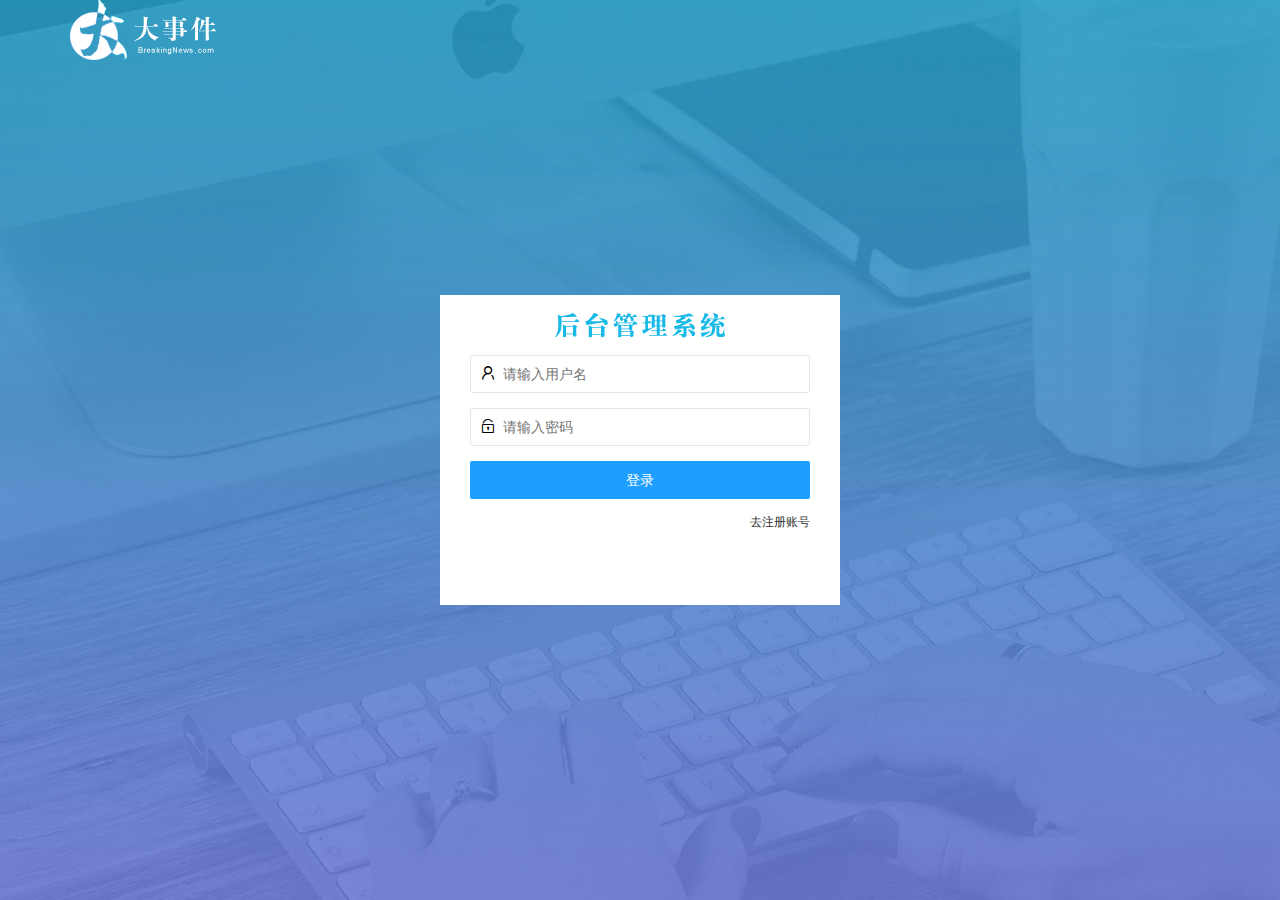
<file: login.html>
<!DOCTYPE html>
<html lang="zh">
	<head>
		<meta charset="UTF-8">
		<meta name="viewport" content="width=device-width, initial-scale=1.0">
		<meta http-equiv="X-UA-Compatible" content="ie=edge">
		<title>大事件-登录/注册</title>
		
		<link rel="stylesheet" type="text/css" href="assets/lib/layui/css/layui.css" />
		<link rel="stylesheet" type="text/css" href="assets/css/login.css" />
	</head>
	<body>
		<!-- 头部的logo区 -->
		<div class="layui-main">
			<img src="assets/images/logo.png">
		</div>

		<!-- 登录注册区 -->
		<div class="dengluzhuce">
			<!-- title -->
			<div class="title-box"></div>



			<!-- 登陆的div -->
			<div class="login-box">
				<!-- 登陆的表单 -->
				<form class="layui-form" id="form-login">
					<!-- 用户名 -->
					<div class="layui-form-item">
						<i class="layui-icon layui-icon-username"></i>
						<input type="text" name="username" lay-verify="required" placeholder="请输入用户名" autocomplete="off" class="layui-input">
					</div>
					<!-- 密码 -->
					<div class="layui-form-item">
						<i class="layui-icon layui-icon-password"></i>
						<input type="password" name="password" lay-verify="required|pwd" placeholder="请输入密码" autocomplete="off" class="layui-input">
					</div>
					<!-- 登录按钮 -->
					<div class="layui-form-item">
						<button class="layui-btn layui-btn-fluid layui-btn-normal" lay-submit>登录</button>
					</div>
					<div class="layui-form-item links">
						<a href="javascript:void(0);" id="link_reg">去注册账号</a>
					</div>
				</form>
			</div>
			<!-- 注册的div -->
			<div class="reg-box">
				<form class="layui-form" id="form-reg">
					<!-- 用户名 -->
					<div class="layui-form-item">
						<i class="layui-icon layui-icon-username"></i>
						<input type="text" name="username" lay-verify="required" placeholder="请输入用户名" autocomplete="off" class="layui-input">
					</div>
					<!-- 密码 -->
					<div class="layui-form-item">
						<i class="layui-icon layui-icon-password"></i>
						<input type="password" name="password" lay-verify="required|pwd" placeholder="请输入密码" autocomplete="off" class="layui-input">
					</div>
					<!-- 密码确认框 -->
					<div class="layui-form-item">
						<i class="layui-icon layui-icon-password"></i>
						<input type="password" name="repassword"  lay-verify="required|pwd|repwd" placeholder="再次确认密码" autocomplete="off" class="layui-input">
					</div>
					<!-- 登录按钮 -->
					<div class="layui-form-item">
						<button class="layui-btn layui-btn-fluid layui-btn-normal" lay-submit>注册</button>
					</div>
					<div class="layui-form-item links">
						<a href="javascript:void(0);" id="link_login">去登陆</a>
					</div>
				</form>
				
			</div>
		</div>
		
		<!-- 导入layui的js文件 -->
		<script src="assets/lib/layui/layui.all.js" type="text/javascript" charset="utf-8"></script>
		<!-- 导入jQuery -->
		<script src="assets/lib/jquery.js" type="text/javascript" charset="utf-8"></script>
		
		<script src="assets/js/baseAPI.js" type="text/javascript" charset="utf-8"></script>
		
		<!-- 导入自己的JavaScript脚本 -->
		<script src="assets/js/login.js" type="text/javascript" charset="utf-8"></script>
	</body>
</html>
</file>
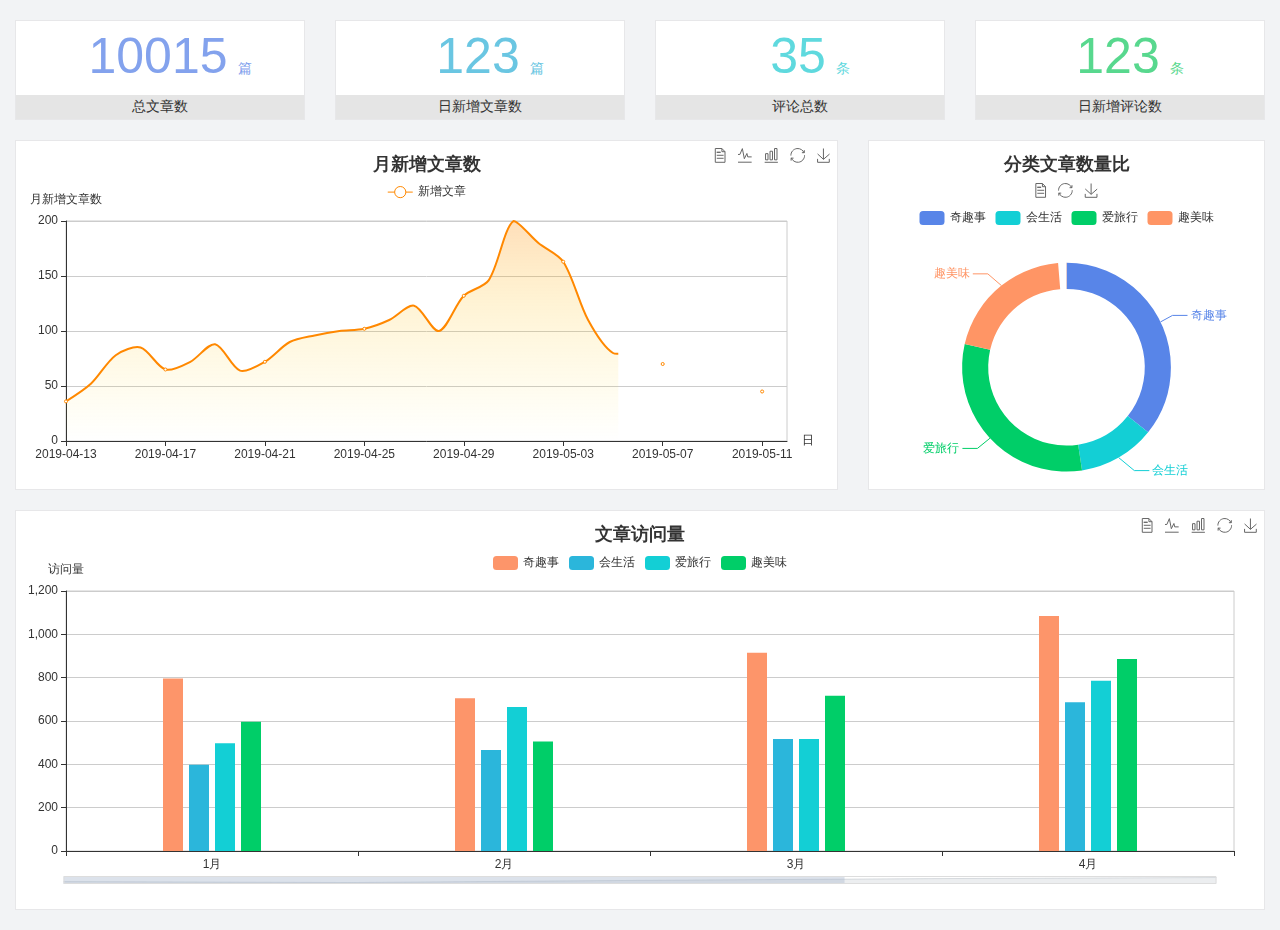
<file: home/dashboard.html>
<!DOCTYPE html>
<html lang="en">

<head>
  <meta charset="UTF-8">
  <meta name="viewport" content="width=device-width, initial-scale=1.0">
  <meta http-equiv="X-UA-Compatible" content="ie=edge">
  <title>图表统计</title>
  <link rel="stylesheet" href="../assets/lib/bootstrap.css" />
  <link rel="stylesheet" href="../assets/lib/main.css" />
  <script src="../assets/lib/jquery.js"></script>
  <script type="text/javascript" src="../assets/lib/echarts.min.js"></script>
</head>

<body>
  <div class="container-fluid">
    <div class="row spannel_list">
      <div class="col-sm-3 col-xs-6">
        <div class="spannel">
          <em>10015</em><span>篇</span>
          <b>总文章数</b>
        </div>
      </div>
      <div class="col-sm-3 col-xs-6">
        <div class="spannel scolor01">
          <em>123</em><span>篇</span>
          <b>日新增文章数</b>
        </div>
      </div>
      <div class="col-sm-3 col-xs-6">
        <div class="spannel scolor02">
          <em>35</em><span>条</span>
          <b>评论总数</b>
        </div>
      </div>
      <div class="col-sm-3 col-xs-6">
        <div class="spannel scolor03">
          <em>123</em><span>条</span>
          <b>日新增评论数</b>
        </div>
      </div>
    </div>
  </div>

  <div class="container-fluid">
    <div class="row curve-pie">
      <div class="col-lg-8 col-md-8">
        <div class="gragh_pannel" id="curve_show"></div>
      </div>
      <div class="col-lg-4 col-md-4">
        <div class="gragh_pannel" id="pie_show"></div>
      </div>
    </div>
  </div>

  <div class="container-fluid">
    <div class="column_pannel" id="column_show"></div>
  </div>

  <script>
    var oChart = echarts.init(document.getElementById('curve_show'));
    var aList_all = [
      { 'count': 36, 'date': '2019-04-13' },
      { 'count': 52, 'date': '2019-04-14' },
      { 'count': 78, 'date': '2019-04-15' },
      { 'count': 85, 'date': '2019-04-16' },
      { 'count': 65, 'date': '2019-04-17' },
      { 'count': 72, 'date': '2019-04-18' },
      { 'count': 88, 'date': '2019-04-19' },
      { 'count': 64, 'date': '2019-04-20' },
      { 'count': 72, 'date': '2019-04-21' },
      { 'count': 90, 'date': '2019-04-22' },
      { 'count': 96, 'date': '2019-04-23' },
      { 'count': 100, 'date': '2019-04-24' },
      { 'count': 102, 'date': '2019-04-25' },
      { 'count': 110, 'date': '2019-04-26' },
      { 'count': 123, 'date': '2019-04-27' },
      { 'count': 100, 'date': '2019-04-28' },
      { 'count': 132, 'date': '2019-04-29' },
      { 'count': 146, 'date': '2019-04-30' },
      { 'count': 200, 'date': '2019-05-01' },
      { 'count': 180, 'date': '2019-05-02' },
      { 'count': 163, 'date': '2019-05-03' },
      { 'count': 110, 'date': '2019-05-04' },
      { 'count': 80, 'date': '2019-05-05' },
      { 'count': 82, 'date': '2019-05-06' },
      { 'count': 70, 'date': '2019-05-07' },
      { 'count': 65, 'date': '2019-05-08' },
      { 'count': 54, 'date': '2019-05-09' },
      { 'count': 40, 'date': '2019-05-10' },
      { 'count': 45, 'date': '2019-05-11' },
      { 'count': 38, 'date': '2019-05-12' },
    ];

    let aCount = [];
    let aDate = [];

    for (var i = 0; i < aList_all.length; i++) {
      aCount.push(aList_all[i].count);
      aDate.push(aList_all[i].date);
    }

    var chartopt = {
      title: {
        text: '月新增文章数',
        left: 'center',
        top: '10'
      },
      tooltip: {
        trigger: 'axis'
      },
      legend: {
        data: ['新增文章'],
        top: '40'
      },
      toolbox: {
        show: true,
        feature: {
          mark: { show: true },
          dataView: { show: true, readOnly: false },
          magicType: { show: true, type: ['line', 'bar'] },
          restore: { show: true },
          saveAsImage: { show: true }
        }
      },
      calculable: true,
      xAxis: [
        {
          name: '日',
          type: 'category',
          boundaryGap: false,
          data: aDate
        }
      ],
      yAxis: [
        {
          name: '月新增文章数',
          type: 'value'
        }
      ],
      series: [
        {
          name: '新增文章',
          type: 'line',
          smooth: true,
          itemStyle: { normal: { areaStyle: { type: 'default' }, color: '#f80' }, lineStyle: { color: '#f80' } },
          data: aCount
        }],
      areaStyle: {
        normal: {
          color: new echarts.graphic.LinearGradient(0, 0, 0, 1, [{
            offset: 0,
            color: 'rgba(255,136,0,0.39)'
          }, {
            offset: .34,
            color: 'rgba(255,180,0,0.25)'
          }, {
            offset: 1,
            color: 'rgba(255,222,0,0.00)'
          }])

        }
      },
      grid: {
        show: true,
        x: 50,
        x2: 50,
        y: 80,
        height: 220
      }
    };

    oChart.setOption(chartopt);


    var oPie = echarts.init(document.getElementById('pie_show'));
    var oPieopt =
    {
      title: {
        top: 10,
        text: '分类文章数量比',
        x: 'center'
      },
      tooltip: {
        trigger: 'item',
        formatter: "{a} <br/>{b} : {c} ({d}%)"
      },
      color: ['#5885e8', '#13cfd5', '#00ce68', '#ff9565'],
      legend: {
        x: 'center',
        top: 65,
        data: ['奇趣事', '会生活', '爱旅行', '趣美味']
      },
      toolbox: {
        show: true,
        x: 'center',
        top: 35,
        feature: {
          mark: { show: true },
          dataView: { show: true, readOnly: false },
          magicType: {
            show: true,
            type: ['pie', 'funnel'],
            option: {
              funnel: {
                x: '25%',
                width: '50%',
                funnelAlign: 'left',
                max: 1548
              }
            }
          },
          restore: { show: true },
          saveAsImage: { show: true }
        }
      },
      calculable: true,
      series: [
        {
          name: '访问来源',
          type: 'pie',
          radius: ['45%', '60%'],
          center: ['50%', '65%'],
          data: [
            { value: 300, name: '奇趣事' },
            { value: 100, name: '会生活' },
            { value: 260, name: '爱旅行' },
            { value: 180, name: '趣美味' }
          ]
        }
      ]
    };
    oPie.setOption(oPieopt);



    var oColumn = this.echarts.init(document.getElementById('column_show'));
    var oColumnopt =
    {
      title: {
        text: '文章访问量',
        left: 'center',
        top: '10'
      },
      tooltip: {
        trigger: 'axis'
      },
      legend: {
        data: ['奇趣事', '会生活', '爱旅行', '趣美味'],
        top: '40'
      },
      toolbox: {
        show: true,
        feature: {
          mark: { show: true },
          dataView: { show: true, readOnly: false },
          magicType: { show: true, type: ['line', 'bar'] },
          restore: { show: true },
          saveAsImage: { show: true }
        }
      },
      calculable: true,
      xAxis: [
        {
          type: 'category',
          data: ['1月', '2月', '3月', '4月', '5月']
        }
      ],
      yAxis: [
        {
          name: '访问量',
          type: 'value'
        }
      ],
      series: [
        {
          name: '奇趣事',
          type: 'bar',
          barWidth: 20,
          itemStyle: {
            normal: { areaStyle: { type: 'default' }, color: '#fd956a' }
          },
          data: [800, 708, 920, 1090, 1200]
        },
        {
          name: '会生活',
          type: 'bar',
          barWidth: 20,
          itemStyle: {
            normal: { areaStyle: { type: 'default' }, color: '#2bb6db' }
          },
          data: [400, 468, 520, 690, 800]
        },
        {
          name: '爱旅行',
          type: 'bar',
          barWidth: 20,
          itemStyle: {
            normal: { areaStyle: { type: 'default' }, color: '#13cfd5' }
          },
          data: [500, 668, 520, 790, 900]
        },
        {
          name: '趣美味',
          type: 'bar',
          barWidth: 20,
          itemStyle: {
            normal: { areaStyle: { type: 'default' }, color: '#00ce68' }
          },
          data: [600, 508, 720, 890, 1000]
        }
      ],
      grid: {
        show: true,
        x: 50,
        x2: 30,
        y: 80,
        height: 260
      },
      dataZoom: [//给x轴设置滚动条
        {
          start: 0,//默认为0
          end: 100 - 1000 / 31,//默认为100
          type: 'slider',
          show: true,
          xAxisIndex: [0],
          handleSize: 0,//滑动条的 左右2个滑动条的大小
          height: 8,//组件高度
          left: 45, //左边的距离
          right: 50,//右边的距离
          bottom: 26,//右边的距离
          handleColor: '#ddd',//h滑动图标的颜色
          handleStyle: {
            borderColor: "#cacaca",
            borderWidth: "1",
            shadowBlur: 2,
            background: "#ddd",
            shadowColor: "#ddd",
          }
        }]
    };
    oColumn.setOption(oColumnopt);
  </script>
</body>

</html>
</file>
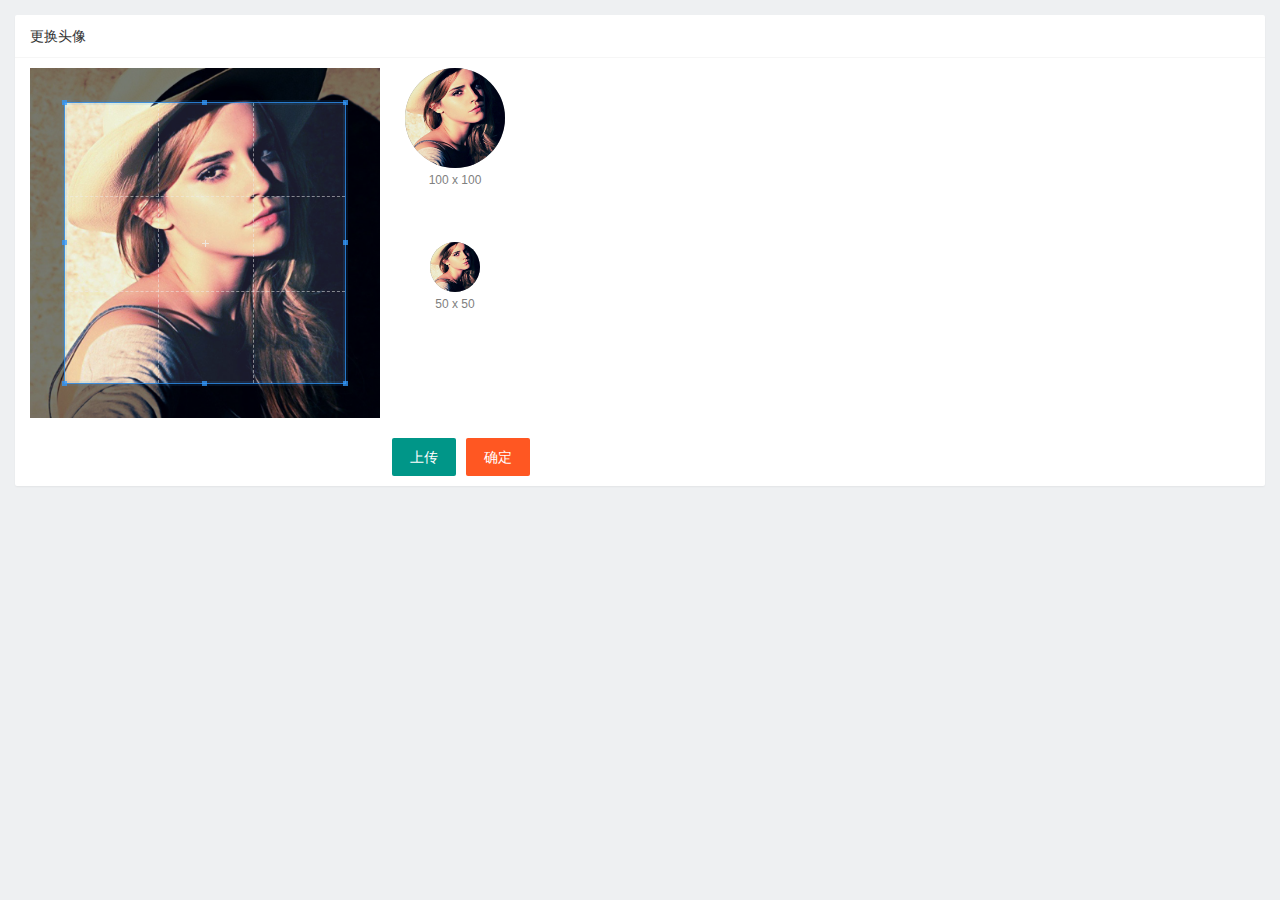
<file: user/user_avatar.html>
<!DOCTYPE html>
<html lang="zh">
	<head>
		<meta charset="UTF-8">
		<meta name="viewport" content="width=device-width, initial-scale=1.0">
		<meta http-equiv="X-UA-Compatible" content="ie=edge">
		<title></title>
		<link rel="stylesheet" type="text/css" href="../assets/lib/layui/css/layui.css" />
		<link rel="stylesheet" type="text/css" href="../assets/lib/cropper/cropper.css" />
		<link rel="stylesheet" type="text/css" href="../assets/css/user/user_avatar.css" />
	</head>
	<body>
		<!-- 卡片区域 -->
		<div class="layui-card">
			<div class="layui-card-header">更换头像</div>
			<div class="layui-card-body">
				<!-- 第一行的图片裁剪和预览区域 -->
				<div class="row1">
					<!-- 图片裁剪区域 -->
					<div class="cropper-box">
						<!-- 这个 img 标签很重要，将来会把它初始化为裁剪区域 -->
						<img id="image" src="../assets/images/sample.jpg" />
					</div>
					<!-- 图片的预览区域 -->
					<div class="preview-box">
						<div>
							<!-- 宽高为 100px 的预览区域 -->
							<div class="img-preview w100"></div>
							<p class="size">100 x 100</p>
						</div>
						<div>
							<!-- 宽高为 50px 的预览区域 -->
							<div class="img-preview w50"></div>
							<p class="size">50 x 50</p>
						</div>
					</div>
				</div>

				<!-- 第二行的按钮区域 -->
				<div class="row2">
					<input type="file" id="file" accept="image/png,image/jpeg"/>
					<button type="button" class="layui-btn file_img">上传</button>
					<button type="button" class="layui-btn layui-btn-danger" id="btnupload">确定</button>
				</div>
			</div>
		</div>
		
		<script src="../assets/lib/layui/layui.all.js" type="text/javascript" charset="utf-8"></script>
		<script src="../assets/lib/jquery.js" type="text/javascript" charset="utf-8"></script>
		<script src="../assets/lib/cropper/Cropper.js" type="text/javascript" charset="utf-8"></script>
		<script src="../assets/lib/cropper/jquery-cropper.js" type="text/javascript" charset="utf-8"></script>
		<script src="../assets/js/baseAPI.js" type="text/javascript" charset="utf-8"></script>
		<script src="../assets/js/user/user_avatar.js" type="text/javascript" charset="utf-8"></script>
	</body>
</html>
</file>
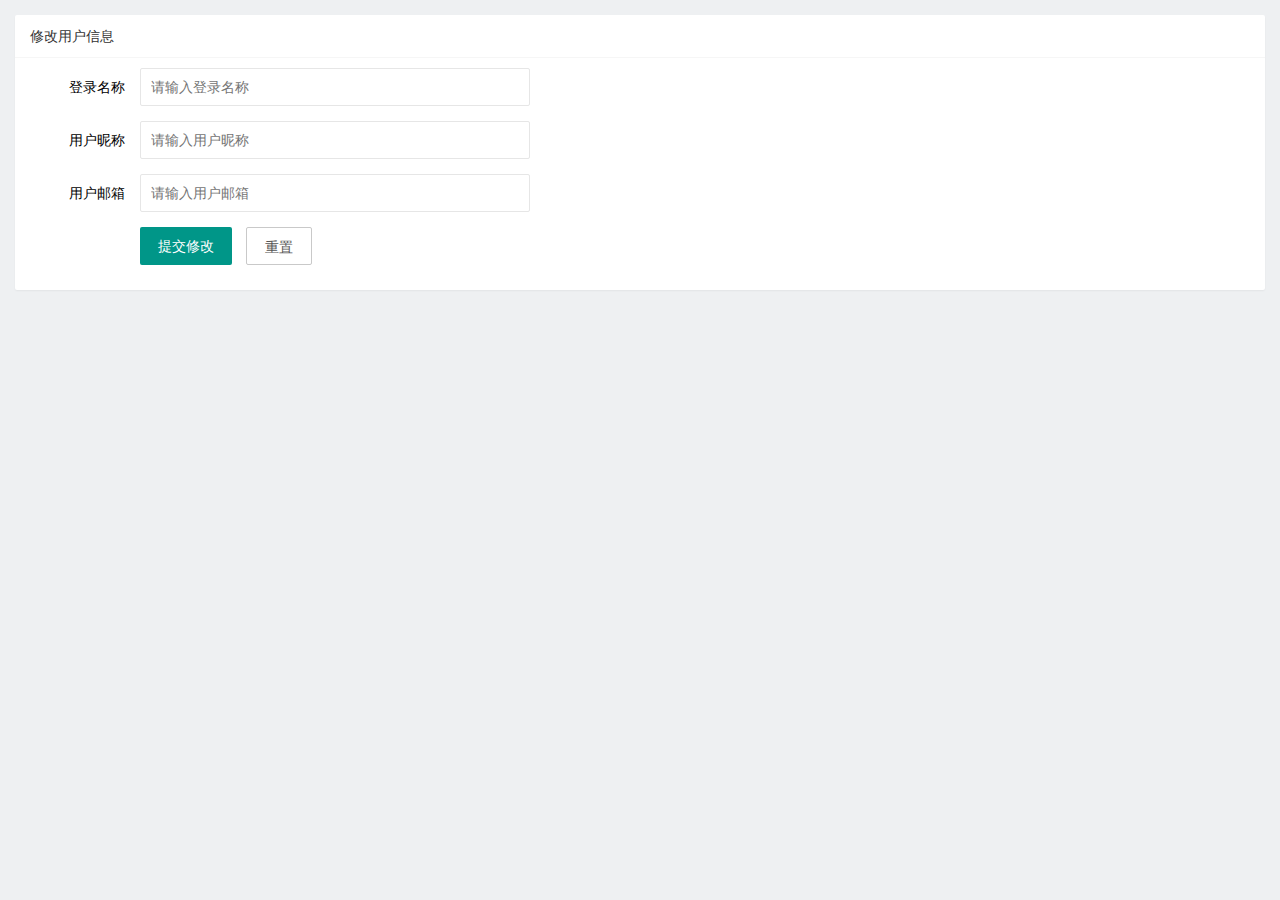
<file: user/user_info.html>
<!DOCTYPE html>
<html lang="zh">
	<head>
		<meta charset="UTF-8">
		<meta name="viewport" content="width=device-width, initial-scale=1.0">
		<meta http-equiv="X-UA-Compatible" content="ie=edge">
		<link rel="stylesheet" type="text/css" href="../assets/lib/layui/css/layui.css" />
		<link rel="stylesheet" type="text/css" href="../assets/css/user/user_info.css" />
		<title></title>
	</head>
	<body>
		<div class="layui-card">
			<div class="layui-card-header">修改用户信息</div>
			<div class="layui-card-body">
				<!-- form 表单区域 -->
				<form class="layui-form" lay-filter="formuserinfo" >
					<input type="hidden" name="id" />
					<div class="layui-form-item">
						<label class="layui-form-label">登录名称</label>
						<div class="layui-input-block">
							<input type="text" name="username" lay-verify="required" placeholder="请输入登录名称" readonly="readonly"
								autocomplete="off" class="layui-input">
						</div>
					</div>
					<div class="layui-form-item">
						<label class="layui-form-label">用户昵称</label>
						<div class="layui-input-block">
							<input type="text" name="nickname" lay-verify="required|nickname" placeholder="请输入用户昵称"
								autocomplete="off" class="layui-input">
						</div>
					</div>
					<div class="layui-form-item">
						<label class="layui-form-label">用户邮箱</label>
						<div class="layui-input-block">
							<input type="text" name="email"  lay-verify="required|email" placeholder="请输入用户邮箱"
								autocomplete="off" class="layui-input">
						</div>
					</div>
					<div class="layui-form-item">
					    <div class="layui-input-block">
					      <button class="layui-btn" lay-submit lay-filter="formDemo" id="submit">提交修改</button>
					      <button type="reset" class="layui-btn layui-btn-primary" id="btnreset">重置</button>
					    </div>
					  </div>
				</form>
			</div>
		</div>
		
		
		
		<script src="../assets/lib/layui/layui.all.js" type="text/javascript" charset="utf-8"></script>
		<script src="../assets/lib/jquery.js" type="text/javascript" charset="utf-8"></script>
		<script src="../assets/js/baseAPI.js" type="text/javascript" charset="utf-8"></script>
		<script src="../assets/js/user/user_info.js" type="text/javascript" charset="utf-8"></script>
		
		
	</body>
</html>
</file>
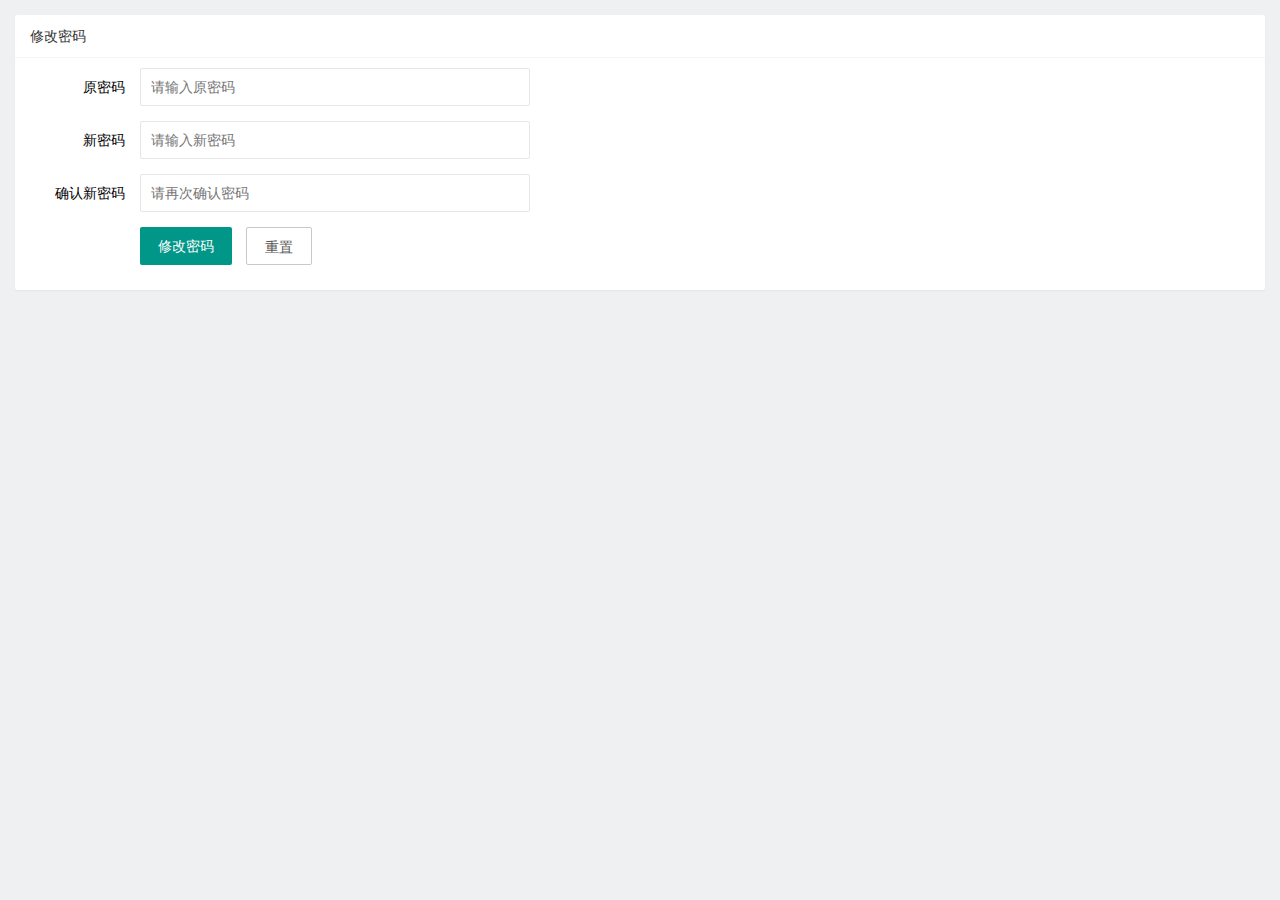
<file: user/user_pwd.html>
<!DOCTYPE html>
<html lang="zh">
	<head>
		<meta charset="UTF-8">
		<meta name="viewport" content="width=device-width, initial-scale=1.0">
		<meta http-equiv="X-UA-Compatible" content="ie=edge">
		<title></title>
		<link rel="stylesheet" type="text/css" href="../assets/lib/layui/css/layui.css" />
		<link rel="stylesheet" type="text/css" href="../assets/css/user/user_pwd.css" />
	</head>
	<body>
		<div class="layui-card">
			<div class="layui-card-header">修改密码</div>
			<div class="layui-card-body">
				<form class="layui-form">
					<div class="layui-form-item">
						<label class="layui-form-label">原密码</label>
						<div class="layui-input-block">
							<input type="password" name="oldPwd"  lay-verify="required|pwd" placeholder="请输入原密码"
								autocomplete="off" class="layui-input">
						</div>
					</div>
					<div class="layui-form-item">
						<label class="layui-form-label">新密码</label>
						<div class="layui-input-block">
							<input type="password" name="newPwd"  lay-verify="required|pwd|samepwd|repwd" placeholder="请输入新密码"
								autocomplete="off" class="layui-input">
						</div>
					</div>
					<div class="layui-form-item">
						<label class="layui-form-label">确认新密码</label>
						<div class="layui-input-block">
							<input type="password" name="repwd"  lay-verify="required|pwd" placeholder="请再次确认密码"
								autocomplete="off" class="layui-input">
						</div>
					</div>
					<div class="layui-form-item">
						<div class="layui-input-block">
							<button class="layui-btn" lay-submit lay-filter="formDemo">修改密码</button>
							<button type="reset" class="layui-btn layui-btn-primary">重置</button>
						</div>
					</div>
				</form>
			</div>
		</div>
		
		<script src="../assets/lib/layui/layui.all.js" type="text/javascript" charset="utf-8"></script>
		<script src="../assets/lib/jquery.js" type="text/javascript" charset="utf-8"></script>
		<script src="../assets/js/baseAPI.js" type="text/javascript" charset="utf-8"></script>
		<script src="../assets/js/user/user_pwd.js" type="text/javascript" charset="utf-8"></script>
	</body>
</html>
</file>
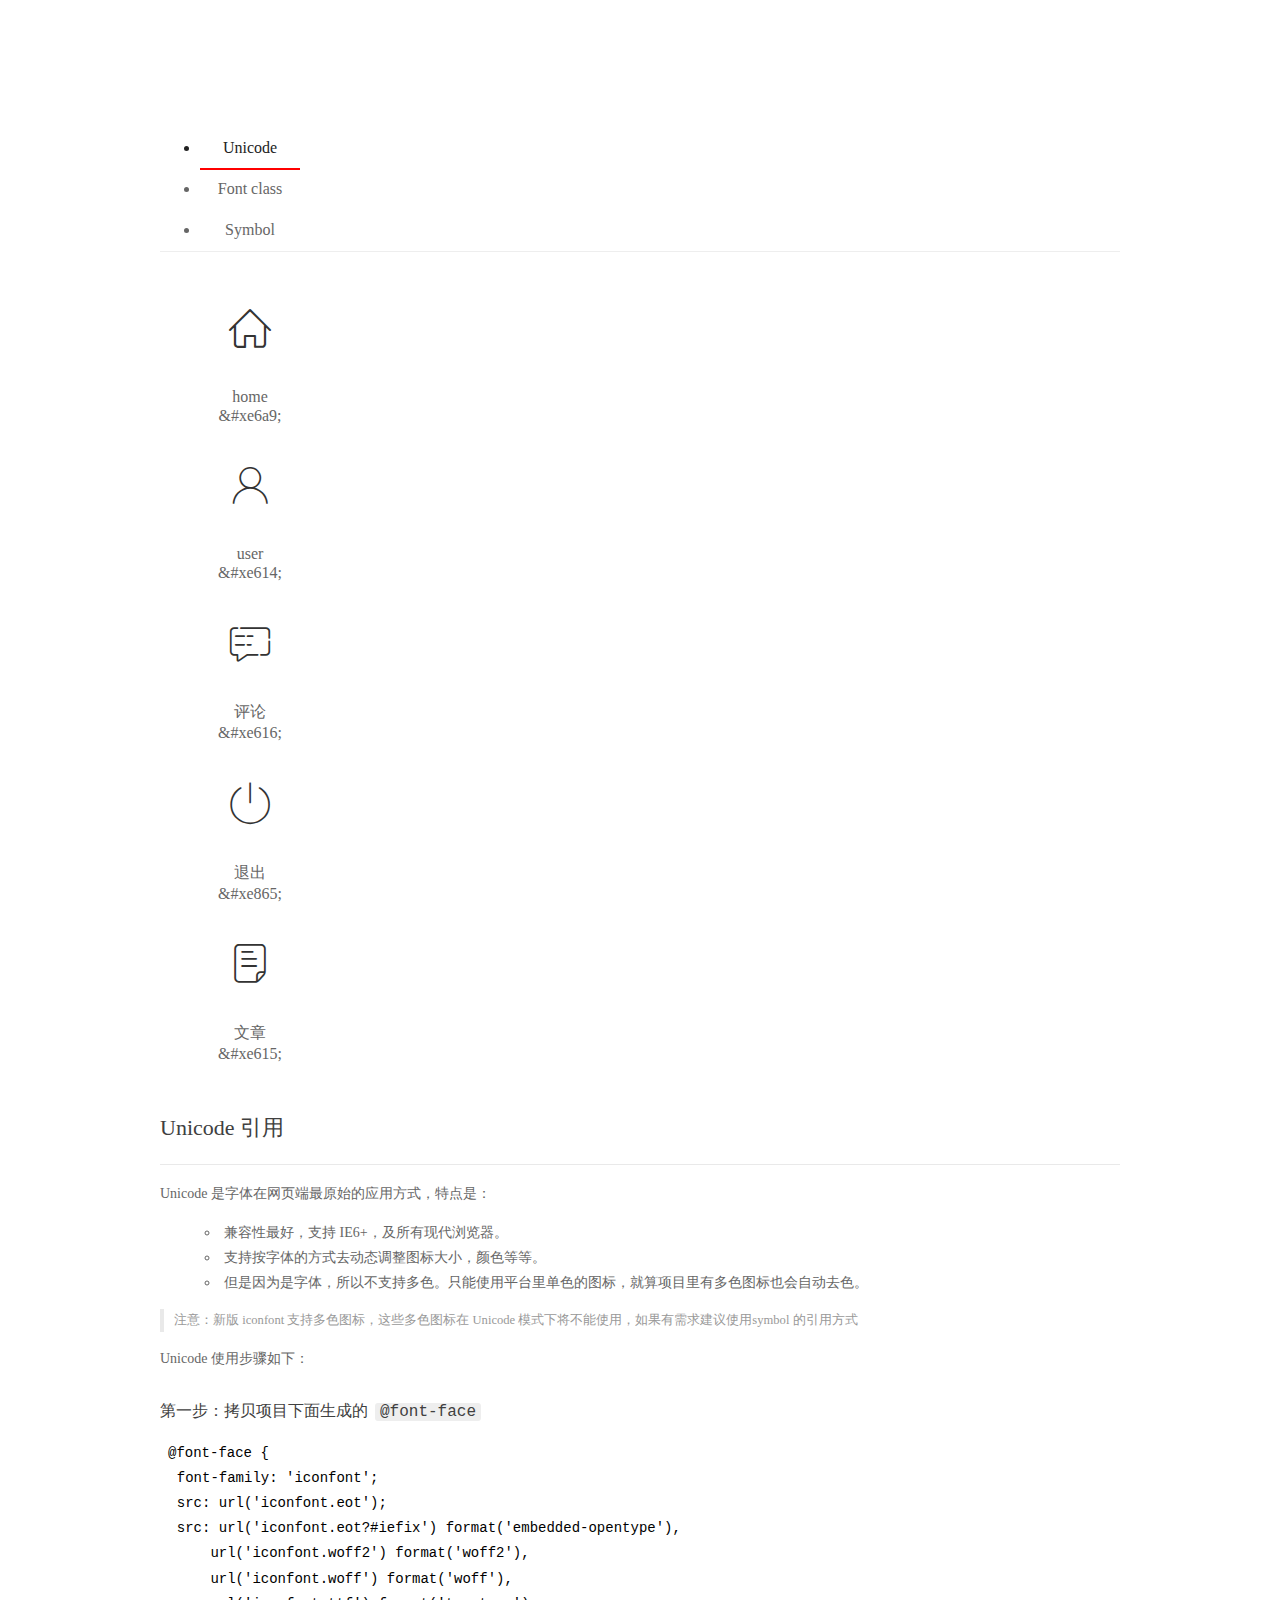
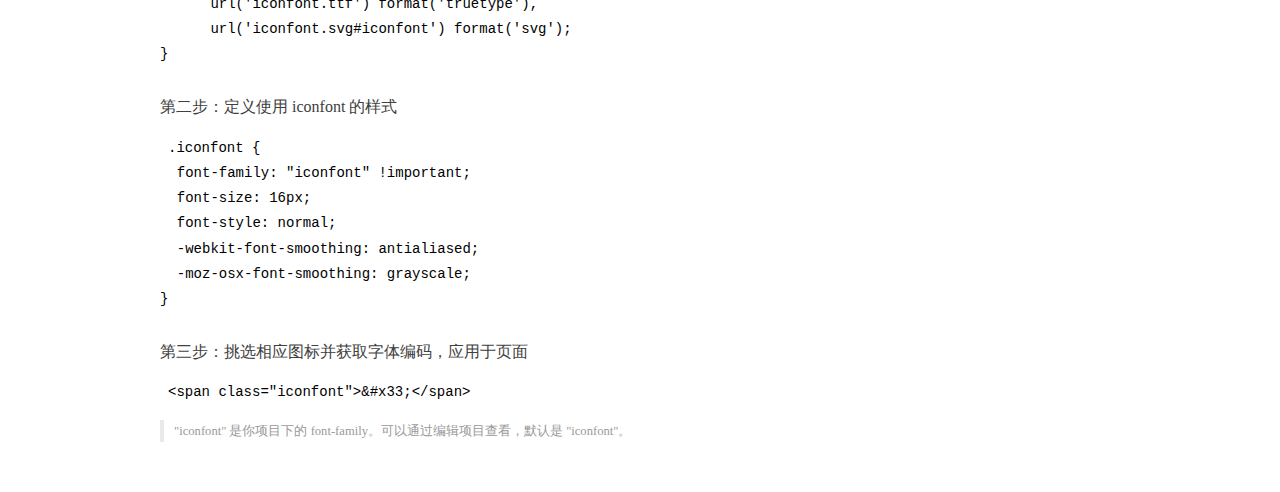
<file: assets/fonts/demo_index.html>
<!DOCTYPE html>
<html>
<head>
  <meta charset="utf-8"/>
  <title>IconFont Demo</title>
  <link rel="shortcut icon" href="https://gtms04.alicdn.com/tps/i4/TB1_oz6GVXXXXaFXpXXJDFnIXXX-64-64.ico" type="image/x-icon"/>
  <link rel="stylesheet" href="https://g.alicdn.com/thx/cube/1.3.2/cube.min.css">
  <link rel="stylesheet" href="demo.css">
  <link rel="stylesheet" href="iconfont.css">
  <script src="iconfont.js"></script>
  <!-- jQuery -->
  <script src="https://a1.alicdn.com/oss/uploads/2018/12/26/7bfddb60-08e8-11e9-9b04-53e73bb6408b.js"></script>
  <!-- 代码高亮 -->
  <script src="https://a1.alicdn.com/oss/uploads/2018/12/26/a3f714d0-08e6-11e9-8a15-ebf944d7534c.js"></script>
</head>
<body>
  <div class="main">
    <h1 class="logo"><a href="https://www.iconfont.cn/" title="iconfont 首页" target="_blank">&#xe86b;</a></h1>
    <div class="nav-tabs">
      <ul id="tabs" class="dib-box">
        <li class="dib active"><span>Unicode</span></li>
        <li class="dib"><span>Font class</span></li>
        <li class="dib"><span>Symbol</span></li>
      </ul>
      
    </div>
    <div class="tab-container">
      <div class="content unicode" style="display: block;">
          <ul class="icon_lists dib-box">
          
            <li class="dib">
              <span class="icon iconfont">&#xe6a9;</span>
                <div class="name">home</div>
                <div class="code-name">&amp;#xe6a9;</div>
              </li>
          
            <li class="dib">
              <span class="icon iconfont">&#xe614;</span>
                <div class="name">user</div>
                <div class="code-name">&amp;#xe614;</div>
              </li>
          
            <li class="dib">
              <span class="icon iconfont">&#xe616;</span>
                <div class="name">评论</div>
                <div class="code-name">&amp;#xe616;</div>
              </li>
          
            <li class="dib">
              <span class="icon iconfont">&#xe865;</span>
                <div class="name">退出</div>
                <div class="code-name">&amp;#xe865;</div>
              </li>
          
            <li class="dib">
              <span class="icon iconfont">&#xe615;</span>
                <div class="name">文章</div>
                <div class="code-name">&amp;#xe615;</div>
              </li>
          
          </ul>
          <div class="article markdown">
          <h2 id="unicode-">Unicode 引用</h2>
          <hr>

          <p>Unicode 是字体在网页端最原始的应用方式，特点是：</p>
          <ul>
            <li>兼容性最好，支持 IE6+，及所有现代浏览器。</li>
            <li>支持按字体的方式去动态调整图标大小，颜色等等。</li>
            <li>但是因为是字体，所以不支持多色。只能使用平台里单色的图标，就算项目里有多色图标也会自动去色。</li>
          </ul>
          <blockquote>
            <p>注意：新版 iconfont 支持多色图标，这些多色图标在 Unicode 模式下将不能使用，如果有需求建议使用symbol 的引用方式</p>
          </blockquote>
          <p>Unicode 使用步骤如下：</p>
          <h3 id="-font-face">第一步：拷贝项目下面生成的 <code>@font-face</code></h3>
<pre><code class="language-css"
>@font-face {
  font-family: 'iconfont';
  src: url('iconfont.eot');
  src: url('iconfont.eot?#iefix') format('embedded-opentype'),
      url('iconfont.woff2') format('woff2'),
      url('iconfont.woff') format('woff'),
      url('iconfont.ttf') format('truetype'),
      url('iconfont.svg#iconfont') format('svg');
}
</code></pre>
          <h3 id="-iconfont-">第二步：定义使用 iconfont 的样式</h3>
<pre><code class="language-css"
>.iconfont {
  font-family: "iconfont" !important;
  font-size: 16px;
  font-style: normal;
  -webkit-font-smoothing: antialiased;
  -moz-osx-font-smoothing: grayscale;
}
</code></pre>
          <h3 id="-">第三步：挑选相应图标并获取字体编码，应用于页面</h3>
<pre>
<code class="language-html"
>&lt;span class="iconfont"&gt;&amp;#x33;&lt;/span&gt;
</code></pre>
          <blockquote>
            <p>"iconfont" 是你项目下的 font-family。可以通过编辑项目查看，默认是 "iconfont"。</p>
          </blockquote>
          </div>
      </div>
      <div class="content font-class">
        <ul class="icon_lists dib-box">
          
          <li class="dib">
            <span class="icon iconfont icon-home"></span>
            <div class="name">
              home
            </div>
            <div class="code-name">.icon-home
            </div>
          </li>
          
          <li class="dib">
            <span class="icon iconfont icon-user"></span>
            <div class="name">
              user
            </div>
            <div class="code-name">.icon-user
            </div>
          </li>
          
          <li class="dib">
            <span class="icon iconfont icon-pinglun"></span>
            <div class="name">
              评论
            </div>
            <div class="code-name">.icon-pinglun
            </div>
          </li>
          
          <li class="dib">
            <span class="icon iconfont icon-tuichu"></span>
            <div class="name">
              退出
            </div>
            <div class="code-name">.icon-tuichu
            </div>
          </li>
          
          <li class="dib">
            <span class="icon iconfont icon-16"></span>
            <div class="name">
              文章
            </div>
            <div class="code-name">.icon-16
            </div>
          </li>
          
        </ul>
        <div class="article markdown">
        <h2 id="font-class-">font-class 引用</h2>
        <hr>

        <p>font-class 是 Unicode 使用方式的一种变种，主要是解决 Unicode 书写不直观，语意不明确的问题。</p>
        <p>与 Unicode 使用方式相比，具有如下特点：</p>
        <ul>
          <li>兼容性良好，支持 IE8+，及所有现代浏览器。</li>
          <li>相比于 Unicode 语意明确，书写更直观。可以很容易分辨这个 icon 是什么。</li>
          <li>因为使用 class 来定义图标，所以当要替换图标时，只需要修改 class 里面的 Unicode 引用。</li>
          <li>不过因为本质上还是使用的字体，所以多色图标还是不支持的。</li>
        </ul>
        <p>使用步骤如下：</p>
        <h3 id="-fontclass-">第一步：引入项目下面生成的 fontclass 代码：</h3>
<pre><code class="language-html">&lt;link rel="stylesheet" href="./iconfont.css"&gt;
</code></pre>
        <h3 id="-">第二步：挑选相应图标并获取类名，应用于页面：</h3>
<pre><code class="language-html">&lt;span class="iconfont icon-xxx"&gt;&lt;/span&gt;
</code></pre>
        <blockquote>
          <p>"
            iconfont" 是你项目下的 font-family。可以通过编辑项目查看，默认是 "iconfont"。</p>
        </blockquote>
      </div>
      </div>
      <div class="content symbol">
          <ul class="icon_lists dib-box">
          
            <li class="dib">
                <svg class="icon svg-icon" aria-hidden="true">
                  <use xlink:href="#icon-home"></use>
                </svg>
                <div class="name">home</div>
                <div class="code-name">#icon-home</div>
            </li>
          
            <li class="dib">
                <svg class="icon svg-icon" aria-hidden="true">
                  <use xlink:href="#icon-user"></use>
                </svg>
                <div class="name">user</div>
                <div class="code-name">#icon-user</div>
            </li>
          
            <li class="dib">
                <svg class="icon svg-icon" aria-hidden="true">
                  <use xlink:href="#icon-pinglun"></use>
                </svg>
                <div class="name">评论</div>
                <div class="code-name">#icon-pinglun</div>
            </li>
          
            <li class="dib">
                <svg class="icon svg-icon" aria-hidden="true">
                  <use xlink:href="#icon-tuichu"></use>
                </svg>
                <div class="name">退出</div>
                <div class="code-name">#icon-tuichu</div>
            </li>
          
            <li class="dib">
                <svg class="icon svg-icon" aria-hidden="true">
                  <use xlink:href="#icon-16"></use>
                </svg>
                <div class="name">文章</div>
                <div class="code-name">#icon-16</div>
            </li>
          
          </ul>
          <div class="article markdown">
          <h2 id="symbol-">Symbol 引用</h2>
          <hr>

          <p>这是一种全新的使用方式，应该说这才是未来的主流，也是平台目前推荐的用法。相关介绍可以参考这篇<a href="">文章</a>
            这种用法其实是做了一个 SVG 的集合，与另外两种相比具有如下特点：</p>
          <ul>
            <li>支持多色图标了，不再受单色限制。</li>
            <li>通过一些技巧，支持像字体那样，通过 <code>font-size</code>, <code>color</code> 来调整样式。</li>
            <li>兼容性较差，支持 IE9+，及现代浏览器。</li>
            <li>浏览器渲染 SVG 的性能一般，还不如 png。</li>
          </ul>
          <p>使用步骤如下：</p>
          <h3 id="-symbol-">第一步：引入项目下面生成的 symbol 代码：</h3>
<pre><code class="language-html">&lt;script src="./iconfont.js"&gt;&lt;/script&gt;
</code></pre>
          <h3 id="-css-">第二步：加入通用 CSS 代码（引入一次就行）：</h3>
<pre><code class="language-html">&lt;style&gt;
.icon {
  width: 1em;
  height: 1em;
  vertical-align: -0.15em;
  fill: currentColor;
  overflow: hidden;
}
&lt;/style&gt;
</code></pre>
          <h3 id="-">第三步：挑选相应图标并获取类名，应用于页面：</h3>
<pre><code class="language-html">&lt;svg class="icon" aria-hidden="true"&gt;
  &lt;use xlink:href="#icon-xxx"&gt;&lt;/use&gt;
&lt;/svg&gt;
</code></pre>
          </div>
      </div>

    </div>
  </div>
  <script>
  $(document).ready(function () {
      $('.tab-container .content:first').show()

      $('#tabs li').click(function (e) {
        var tabContent = $('.tab-container .content')
        var index = $(this).index()

        if ($(this).hasClass('active')) {
          return
        } else {
          $('#tabs li').removeClass('active')
          $(this).addClass('active')

          tabContent.hide().eq(index).fadeIn()
        }
      })
    })
  </script>
</body>
</html>
</file>
<file: assets/lib/layui/css/layui.css>
/** layui-v2.5.5 MIT License By https://www.layui.com */
 .layui-inline,img{display:inline-block;vertical-align:middle}h1,h2,h3,h4,h5,h6{font-weight:400}.layui-edge,.layui-header,.layui-inline,.layui-main{position:relative}.layui-body,.layui-edge,.layui-elip{overflow:hidden}.layui-btn,.layui-edge,.layui-inline,img{vertical-align:middle}.layui-btn,.layui-disabled,.layui-icon,.layui-unselect{-moz-user-select:none;-webkit-user-select:none;-ms-user-select:none}.layui-elip,.layui-form-checkbox span,.layui-form-pane .layui-form-label{text-overflow:ellipsis;white-space:nowrap}.layui-breadcrumb,.layui-tree-btnGroup{visibility:hidden}blockquote,body,button,dd,div,dl,dt,form,h1,h2,h3,h4,h5,h6,input,li,ol,p,pre,td,textarea,th,ul{margin:0;padding:0;-webkit-tap-highlight-color:rgba(0,0,0,0)}a:active,a:hover{outline:0}img{border:none}li{list-style:none}table{border-collapse:collapse;border-spacing:0}h4,h5,h6{font-size:100%}button,input,optgroup,option,select,textarea{font-family:inherit;font-size:inherit;font-style:inherit;font-weight:inherit;outline:0}pre{white-space:pre-wrap;white-space:-moz-pre-wrap;white-space:-pre-wrap;white-space:-o-pre-wrap;word-wrap:break-word}body{line-height:24px;font:14px Helvetica Neue,Helvetica,PingFang SC,Tahoma,Arial,sans-serif}hr{height:1px;margin:10px 0;border:0;clear:both}a{color:#333;text-decoration:none}a:hover{color:#777}a cite{font-style:normal;*cursor:pointer}.layui-border-box,.layui-border-box *{box-sizing:border-box}.layui-box,.layui-box *{box-sizing:content-box}.layui-clear{clear:both;*zoom:1}.layui-clear:after{content:'\20';clear:both;*zoom:1;display:block;height:0}.layui-inline{*display:inline;*zoom:1}.layui-edge{display:inline-block;width:0;height:0;border-width:6px;border-style:dashed;border-color:transparent}.layui-edge-top{top:-4px;border-bottom-color:#999;border-bottom-style:solid}.layui-edge-right{border-left-color:#999;border-left-style:solid}.layui-edge-bottom{top:2px;border-top-color:#999;border-top-style:solid}.layui-edge-left{border-right-color:#999;border-right-style:solid}.layui-disabled,.layui-disabled:hover{color:#d2d2d2!important;cursor:not-allowed!important}.layui-circle{border-radius:100%}.layui-show{display:block!important}.layui-hide{display:none!important}@font-face{font-family:layui-icon;src:url(../font/iconfont.eot?v=250);src:url(../font/iconfont.eot?v=250#iefix) format('embedded-opentype'),url(../font/iconfont.woff2?v=250) format('woff2'),url(../font/iconfont.woff?v=250) format('woff'),url(../font/iconfont.ttf?v=250) format('truetype'),url(../font/iconfont.svg?v=250#layui-icon) format('svg')}.layui-icon{font-family:layui-icon!important;font-size:16px;font-style:normal;-webkit-font-smoothing:antialiased;-moz-osx-font-smoothing:grayscale}.layui-icon-reply-fill:before{content:"\e611"}.layui-icon-set-fill:before{content:"\e614"}.layui-icon-menu-fill:before{content:"\e60f"}.layui-icon-search:before{content:"\e615"}.layui-icon-share:before{content:"\e641"}.layui-icon-set-sm:before{content:"\e620"}.layui-icon-engine:before{content:"\e628"}.layui-icon-close:before{content:"\1006"}.layui-icon-close-fill:before{content:"\1007"}.layui-icon-chart-screen:before{content:"\e629"}.layui-icon-star:before{content:"\e600"}.layui-icon-circle-dot:before{content:"\e617"}.layui-icon-chat:before{content:"\e606"}.layui-icon-release:before{content:"\e609"}.layui-icon-list:before{content:"\e60a"}.layui-icon-chart:before{content:"\e62c"}.layui-icon-ok-circle:before{content:"\1005"}.layui-icon-layim-theme:before{content:"\e61b"}.layui-icon-table:before{content:"\e62d"}.layui-icon-right:before{content:"\e602"}.layui-icon-left:before{content:"\e603"}.layui-icon-cart-simple:before{content:"\e698"}.layui-icon-face-cry:before{content:"\e69c"}.layui-icon-face-smile:before{content:"\e6af"}.layui-icon-survey:before{content:"\e6b2"}.layui-icon-tree:before{content:"\e62e"}.layui-icon-upload-circle:before{content:"\e62f"}.layui-icon-add-circle:before{content:"\e61f"}.layui-icon-download-circle:before{content:"\e601"}.layui-icon-templeate-1:before{content:"\e630"}.layui-icon-util:before{content:"\e631"}.layui-icon-face-surprised:before{content:"\e664"}.layui-icon-edit:before{content:"\e642"}.layui-icon-speaker:before{content:"\e645"}.layui-icon-down:before{content:"\e61a"}.layui-icon-file:before{content:"\e621"}.layui-icon-layouts:before{content:"\e632"}.layui-icon-rate-half:before{content:"\e6c9"}.layui-icon-add-circle-fine:before{content:"\e608"}.layui-icon-prev-circle:before{content:"\e633"}.layui-icon-read:before{content:"\e705"}.layui-icon-404:before{content:"\e61c"}.layui-icon-carousel:before{content:"\e634"}.layui-icon-help:before{content:"\e607"}.layui-icon-code-circle:before{content:"\e635"}.layui-icon-water:before{content:"\e636"}.layui-icon-username:before{content:"\e66f"}.layui-icon-find-fill:before{content:"\e670"}.layui-icon-about:before{content:"\e60b"}.layui-icon-location:before{content:"\e715"}.layui-icon-up:before{content:"\e619"}.layui-icon-pause:before{content:"\e651"}.layui-icon-date:before{content:"\e637"}.layui-icon-layim-uploadfile:before{content:"\e61d"}.layui-icon-delete:before{content:"\e640"}.layui-icon-play:before{content:"\e652"}.layui-icon-top:before{content:"\e604"}.layui-icon-friends:before{content:"\e612"}.layui-icon-refresh-3:before{content:"\e9aa"}.layui-icon-ok:before{content:"\e605"}.layui-icon-layer:before{content:"\e638"}.layui-icon-face-smile-fine:before{content:"\e60c"}.layui-icon-dollar:before{content:"\e659"}.layui-icon-group:before{content:"\e613"}.layui-icon-layim-download:before{content:"\e61e"}.layui-icon-picture-fine:before{content:"\e60d"}.layui-icon-link:before{content:"\e64c"}.layui-icon-diamond:before{content:"\e735"}.layui-icon-log:before{content:"\e60e"}.layui-icon-rate-solid:before{content:"\e67a"}.layui-icon-fonts-del:before{content:"\e64f"}.layui-icon-unlink:before{content:"\e64d"}.layui-icon-fonts-clear:before{content:"\e639"}.layui-icon-triangle-r:before{content:"\e623"}.layui-icon-circle:before{content:"\e63f"}.layui-icon-radio:before{content:"\e643"}.layui-icon-align-center:before{content:"\e647"}.layui-icon-align-right:before{content:"\e648"}.layui-icon-align-left:before{content:"\e649"}.layui-icon-loading-1:before{content:"\e63e"}.layui-icon-return:before{content:"\e65c"}.layui-icon-fonts-strong:before{content:"\e62b"}.layui-icon-upload:before{content:"\e67c"}.layui-icon-dialogue:before{content:"\e63a"}.layui-icon-video:before{content:"\e6ed"}.layui-icon-headset:before{content:"\e6fc"}.layui-icon-cellphone-fine:before{content:"\e63b"}.layui-icon-add-1:before{content:"\e654"}.layui-icon-face-smile-b:before{content:"\e650"}.layui-icon-fonts-html:before{content:"\e64b"}.layui-icon-form:before{content:"\e63c"}.layui-icon-cart:before{content:"\e657"}.layui-icon-camera-fill:before{content:"\e65d"}.layui-icon-tabs:before{content:"\e62a"}.layui-icon-fonts-code:before{content:"\e64e"}.layui-icon-fire:before{content:"\e756"}.layui-icon-set:before{content:"\e716"}.layui-icon-fonts-u:before{content:"\e646"}.layui-icon-triangle-d:before{content:"\e625"}.layui-icon-tips:before{content:"\e702"}.layui-icon-picture:before{content:"\e64a"}.layui-icon-more-vertical:before{content:"\e671"}.layui-icon-flag:before{content:"\e66c"}.layui-icon-loading:before{content:"\e63d"}.layui-icon-fonts-i:before{content:"\e644"}.layui-icon-refresh-1:before{content:"\e666"}.layui-icon-rmb:before{content:"\e65e"}.layui-icon-home:before{content:"\e68e"}.layui-icon-user:before{content:"\e770"}.layui-icon-notice:before{content:"\e667"}.layui-icon-login-weibo:before{content:"\e675"}.layui-icon-voice:before{content:"\e688"}.layui-icon-upload-drag:before{content:"\e681"}.layui-icon-login-qq:before{content:"\e676"}.layui-icon-snowflake:before{content:"\e6b1"}.layui-icon-file-b:before{content:"\e655"}.layui-icon-template:before{content:"\e663"}.layui-icon-auz:before{content:"\e672"}.layui-icon-console:before{content:"\e665"}.layui-icon-app:before{content:"\e653"}.layui-icon-prev:before{content:"\e65a"}.layui-icon-website:before{content:"\e7ae"}.layui-icon-next:before{content:"\e65b"}.layui-icon-component:before{content:"\e857"}.layui-icon-more:before{content:"\e65f"}.layui-icon-login-wechat:before{content:"\e677"}.layui-icon-shrink-right:before{content:"\e668"}.layui-icon-spread-left:before{content:"\e66b"}.layui-icon-camera:before{content:"\e660"}.layui-icon-note:before{content:"\e66e"}.layui-icon-refresh:before{content:"\e669"}.layui-icon-female:before{content:"\e661"}.layui-icon-male:before{content:"\e662"}.layui-icon-password:before{content:"\e673"}.layui-icon-senior:before{content:"\e674"}.layui-icon-theme:before{content:"\e66a"}.layui-icon-tread:before{content:"\e6c5"}.layui-icon-praise:before{content:"\e6c6"}.layui-icon-star-fill:before{content:"\e658"}.layui-icon-rate:before{content:"\e67b"}.layui-icon-template-1:before{content:"\e656"}.layui-icon-vercode:before{content:"\e679"}.layui-icon-cellphone:before{content:"\e678"}.layui-icon-screen-full:before{content:"\e622"}.layui-icon-screen-restore:before{content:"\e758"}.layui-icon-cols:before{content:"\e610"}.layui-icon-export:before{content:"\e67d"}.layui-icon-print:before{content:"\e66d"}.layui-icon-slider:before{content:"\e714"}.layui-icon-addition:before{content:"\e624"}.layui-icon-subtraction:before{content:"\e67e"}.layui-icon-service:before{content:"\e626"}.layui-icon-transfer:before{content:"\e691"}.layui-main{width:1140px;margin:0 auto}.layui-header{z-index:1000;height:60px}.layui-header a:hover{transition:all .5s;-webkit-transition:all .5s}.layui-side{position:fixed;left:0;top:0;bottom:0;z-index:999;width:200px;overflow-x:hidden}.layui-side-scroll{position:relative;width:220px;height:100%;overflow-x:hidden}.layui-body{position:absolute;left:200px;right:0;top:0;bottom:0;z-index:998;width:auto;overflow-y:auto;box-sizing:border-box}.layui-layout-body{overflow:hidden}.layui-layout-admin .layui-header{background-color:#23262E}.layui-layout-admin .layui-side{top:60px;width:200px;overflow-x:hidden}.layui-layout-admin .layui-body{position:fixed;top:60px;bottom:44px}.layui-layout-admin .layui-main{width:auto;margin:0 15px}.layui-layout-admin .layui-footer{position:fixed;left:200px;right:0;bottom:0;height:44px;line-height:44px;padding:0 15px;background-color:#eee}.layui-layout-admin .layui-logo{position:absolute;left:0;top:0;width:200px;height:100%;line-height:60px;text-align:center;color:#009688;font-size:16px}.layui-layout-admin .layui-header .layui-nav{background:0 0}.layui-layout-left{position:absolute!important;left:200px;top:0}.layui-layout-right{position:absolute!important;right:0;top:0}.layui-container{position:relative;margin:0 auto;padding:0 15px;box-sizing:border-box}.layui-fluid{position:relative;margin:0 auto;padding:0 15px}.layui-row:after,.layui-row:before{content:'';display:block;clear:both}.layui-col-lg1,.layui-col-lg10,.layui-col-lg11,.layui-col-lg12,.layui-col-lg2,.layui-col-lg3,.layui-col-lg4,.layui-col-lg5,.layui-col-lg6,.layui-col-lg7,.layui-col-lg8,.layui-col-lg9,.layui-col-md1,.layui-col-md10,.layui-col-md11,.layui-col-md12,.layui-col-md2,.layui-col-md3,.layui-col-md4,.layui-col-md5,.layui-col-md6,.layui-col-md7,.layui-col-md8,.layui-col-md9,.layui-col-sm1,.layui-col-sm10,.layui-col-sm11,.layui-col-sm12,.layui-col-sm2,.layui-col-sm3,.layui-col-sm4,.layui-col-sm5,.layui-col-sm6,.layui-col-sm7,.layui-col-sm8,.layui-col-sm9,.layui-col-xs1,.layui-col-xs10,.layui-col-xs11,.layui-col-xs12,.layui-col-xs2,.layui-col-xs3,.layui-col-xs4,.layui-col-xs5,.layui-col-xs6,.layui-col-xs7,.layui-col-xs8,.layui-col-xs9{position:relative;display:block;box-sizing:border-box}.layui-col-xs1,.layui-col-xs10,.layui-col-xs11,.layui-col-xs12,.layui-col-xs2,.layui-col-xs3,.layui-col-xs4,.layui-col-xs5,.layui-col-xs6,.layui-col-xs7,.layui-col-xs8,.layui-col-xs9{float:left}.layui-col-xs1{width:8.33333333%}.layui-col-xs2{width:16.66666667%}.layui-col-xs3{width:25%}.layui-col-xs4{width:33.33333333%}.layui-col-xs5{width:41.66666667%}.layui-col-xs6{width:50%}.layui-col-xs7{width:58.33333333%}.layui-col-xs8{width:66.66666667%}.layui-col-xs9{width:75%}.layui-col-xs10{width:83.33333333%}.layui-col-xs11{width:91.66666667%}.layui-col-xs12{width:100%}.layui-col-xs-offset1{margin-left:8.33333333%}.layui-col-xs-offset2{margin-left:16.66666667%}.layui-col-xs-offset3{margin-left:25%}.layui-col-xs-offset4{margin-left:33.33333333%}.layui-col-xs-offset5{margin-left:41.66666667%}.layui-col-xs-offset6{margin-left:50%}.layui-col-xs-offset7{margin-left:58.33333333%}.layui-col-xs-offset8{margin-left:66.66666667%}.layui-col-xs-offset9{margin-left:75%}.layui-col-xs-offset10{margin-left:83.33333333%}.layui-col-xs-offset11{margin-left:91.66666667%}.layui-col-xs-offset12{margin-left:100%}@media screen and (max-width:768px){.layui-hide-xs{display:none!important}.layui-show-xs-block{display:block!important}.layui-show-xs-inline{display:inline!important}.layui-show-xs-inline-block{display:inline-block!important}}@media screen and (min-width:768px){.layui-container{width:750px}.layui-hide-sm{display:none!important}.layui-show-sm-block{display:block!important}.layui-show-sm-inline{display:inline!important}.layui-show-sm-inline-block{display:inline-block!important}.layui-col-sm1,.layui-col-sm10,.layui-col-sm11,.layui-col-sm12,.layui-col-sm2,.layui-col-sm3,.layui-col-sm4,.layui-col-sm5,.layui-col-sm6,.layui-col-sm7,.layui-col-sm8,.layui-col-sm9{float:left}.layui-col-sm1{width:8.33333333%}.layui-col-sm2{width:16.66666667%}.layui-col-sm3{width:25%}.layui-col-sm4{width:33.33333333%}.layui-col-sm5{width:41.66666667%}.layui-col-sm6{width:50%}.layui-col-sm7{width:58.33333333%}.layui-col-sm8{width:66.66666667%}.layui-col-sm9{width:75%}.layui-col-sm10{width:83.33333333%}.layui-col-sm11{width:91.66666667%}.layui-col-sm12{width:100%}.layui-col-sm-offset1{margin-left:8.33333333%}.layui-col-sm-offset2{margin-left:16.66666667%}.layui-col-sm-offset3{margin-left:25%}.layui-col-sm-offset4{margin-left:33.33333333%}.layui-col-sm-offset5{margin-left:41.66666667%}.layui-col-sm-offset6{margin-left:50%}.layui-col-sm-offset7{margin-left:58.33333333%}.layui-col-sm-offset8{margin-left:66.66666667%}.layui-col-sm-offset9{margin-left:75%}.layui-col-sm-offset10{margin-left:83.33333333%}.layui-col-sm-offset11{margin-left:91.66666667%}.layui-col-sm-offset12{margin-left:100%}}@media screen and (min-width:992px){.layui-container{width:970px}.layui-hide-md{display:none!important}.layui-show-md-block{display:block!important}.layui-show-md-inline{display:inline!important}.layui-show-md-inline-block{display:inline-block!important}.layui-col-md1,.layui-col-md10,.layui-col-md11,.layui-col-md12,.layui-col-md2,.layui-col-md3,.layui-col-md4,.layui-col-md5,.layui-col-md6,.layui-col-md7,.layui-col-md8,.layui-col-md9{float:left}.layui-col-md1{width:8.33333333%}.layui-col-md2{width:16.66666667%}.layui-col-md3{width:25%}.layui-col-md4{width:33.33333333%}.layui-col-md5{width:41.66666667%}.layui-col-md6{width:50%}.layui-col-md7{width:58.33333333%}.layui-col-md8{width:66.66666667%}.layui-col-md9{width:75%}.layui-col-md10{width:83.33333333%}.layui-col-md11{width:91.66666667%}.layui-col-md12{width:100%}.layui-col-md-offset1{margin-left:8.33333333%}.layui-col-md-offset2{margin-left:16.66666667%}.layui-col-md-offset3{margin-left:25%}.layui-col-md-offset4{margin-left:33.33333333%}.layui-col-md-offset5{margin-left:41.66666667%}.layui-col-md-offset6{margin-left:50%}.layui-col-md-offset7{margin-left:58.33333333%}.layui-col-md-offset8{margin-left:66.66666667%}.layui-col-md-offset9{margin-left:75%}.layui-col-md-offset10{margin-left:83.33333333%}.layui-col-md-offset11{margin-left:91.66666667%}.layui-col-md-offset12{margin-left:100%}}@media screen and (min-width:1200px){.layui-container{width:1170px}.layui-hide-lg{display:none!important}.layui-show-lg-block{display:block!important}.layui-show-lg-inline{display:inline!important}.layui-show-lg-inline-block{display:inline-block!important}.layui-col-lg1,.layui-col-lg10,.layui-col-lg11,.layui-col-lg12,.layui-col-lg2,.layui-col-lg3,.layui-col-lg4,.layui-col-lg5,.layui-col-lg6,.layui-col-lg7,.layui-col-lg8,.layui-col-lg9{float:left}.layui-col-lg1{width:8.33333333%}.layui-col-lg2{width:16.66666667%}.layui-col-lg3{width:25%}.layui-col-lg4{width:33.33333333%}.layui-col-lg5{width:41.66666667%}.layui-col-lg6{width:50%}.layui-col-lg7{width:58.33333333%}.layui-col-lg8{width:66.66666667%}.layui-col-lg9{width:75%}.layui-col-lg10{width:83.33333333%}.layui-col-lg11{width:91.66666667%}.layui-col-lg12{width:100%}.layui-col-lg-offset1{margin-left:8.33333333%}.layui-col-lg-offset2{margin-left:16.66666667%}.layui-col-lg-offset3{margin-left:25%}.layui-col-lg-offset4{margin-left:33.33333333%}.layui-col-lg-offset5{margin-left:41.66666667%}.layui-col-lg-offset6{margin-left:50%}.layui-col-lg-offset7{margin-left:58.33333333%}.layui-col-lg-offset8{margin-left:66.66666667%}.layui-col-lg-offset9{margin-left:75%}.layui-col-lg-offset10{margin-left:83.33333333%}.layui-col-lg-offset11{margin-left:91.66666667%}.layui-col-lg-offset12{margin-left:100%}}.layui-col-space1{margin:-.5px}.layui-col-space1>*{padding:.5px}.layui-col-space3{margin:-1.5px}.layui-col-space3>*{padding:1.5px}.layui-col-space5{margin:-2.5px}.layui-col-space5>*{padding:2.5px}.layui-col-space8{margin:-3.5px}.layui-col-space8>*{padding:3.5px}.layui-col-space10{margin:-5px}.layui-col-space10>*{padding:5px}.layui-col-space12{margin:-6px}.layui-col-space12>*{padding:6px}.layui-col-space15{margin:-7.5px}.layui-col-space15>*{padding:7.5px}.layui-col-space18{margin:-9px}.layui-col-space18>*{padding:9px}.layui-col-space20{margin:-10px}.layui-col-space20>*{padding:10px}.layui-col-space22{margin:-11px}.layui-col-space22>*{padding:11px}.layui-col-space25{margin:-12.5px}.layui-col-space25>*{padding:12.5px}.layui-col-space30{margin:-15px}.layui-col-space30>*{padding:15px}.layui-btn,.layui-input,.layui-select,.layui-textarea,.layui-upload-button{outline:0;-webkit-appearance:none;transition:all .3s;-webkit-transition:all .3s;box-sizing:border-box}.layui-elem-quote{margin-bottom:10px;padding:15px;line-height:22px;border-left:5px solid #009688;border-radius:0 2px 2px 0;background-color:#f2f2f2}.layui-quote-nm{border-style:solid;border-width:1px 1px 1px 5px;background:0 0}.layui-elem-field{margin-bottom:10px;padding:0;border-width:1px;border-style:solid}.layui-elem-field legend{margin-left:20px;padding:0 10px;font-size:20px;font-weight:300}.layui-field-title{margin:10px 0 20px;border-width:1px 0 0}.layui-field-box{padding:10px 15px}.layui-field-title .layui-field-box{padding:10px 0}.layui-progress{position:relative;height:6px;border-radius:20px;background-color:#e2e2e2}.layui-progress-bar{position:absolute;left:0;top:0;width:0;max-width:100%;height:6px;border-radius:20px;text-align:right;background-color:#5FB878;transition:all .3s;-webkit-transition:all .3s}.layui-progress-big,.layui-progress-big .layui-progress-bar{height:18px;line-height:18px}.layui-progress-text{position:relative;top:-20px;line-height:18px;font-size:12px;color:#666}.layui-progress-big .layui-progress-text{position:static;padding:0 10px;color:#fff}.layui-collapse{border-width:1px;border-style:solid;border-radius:2px}.layui-colla-content,.layui-colla-item{border-top-width:1px;border-top-style:solid}.layui-colla-item:first-child{border-top:none}.layui-colla-title{position:relative;height:42px;line-height:42px;padding:0 15px 0 35px;color:#333;background-color:#f2f2f2;cursor:pointer;font-size:14px;overflow:hidden}.layui-colla-content{display:none;padding:10px 15px;line-height:22px;color:#666}.layui-colla-icon{position:absolute;left:15px;top:0;font-size:14px}.layui-card{margin-bottom:15px;border-radius:2px;background-color:#fff;box-shadow:0 1px 2px 0 rgba(0,0,0,.05)}.layui-card:last-child{margin-bottom:0}.layui-card-header{position:relative;height:42px;line-height:42px;padding:0 15px;border-bottom:1px solid #f6f6f6;color:#333;border-radius:2px 2px 0 0;font-size:14px}.layui-bg-black,.layui-bg-blue,.layui-bg-cyan,.layui-bg-green,.layui-bg-orange,.layui-bg-red{color:#fff!important}.layui-card-body{position:relative;padding:10px 15px;line-height:24px}.layui-card-body[pad15]{padding:15px}.layui-card-body[pad20]{padding:20px}.layui-card-body .layui-table{margin:5px 0}.layui-card .layui-tab{margin:0}.layui-panel-window{position:relative;padding:15px;border-radius:0;border-top:5px solid #E6E6E6;background-color:#fff}.layui-auxiliar-moving{position:fixed;left:0;right:0;top:0;bottom:0;width:100%;height:100%;background:0 0;z-index:9999999999}.layui-form-label,.layui-form-mid,.layui-form-select,.layui-input-block,.layui-input-inline,.layui-textarea{position:relative}.layui-bg-red{background-color:#FF5722!important}.layui-bg-orange{background-color:#FFB800!important}.layui-bg-green{background-color:#009688!important}.layui-bg-cyan{background-color:#2F4056!important}.layui-bg-blue{background-color:#1E9FFF!important}.layui-bg-black{background-color:#393D49!important}.layui-bg-gray{background-color:#eee!important;color:#666!important}.layui-badge-rim,.layui-colla-content,.layui-colla-item,.layui-collapse,.layui-elem-field,.layui-form-pane .layui-form-item[pane],.layui-form-pane .layui-form-label,.layui-input,.layui-layedit,.layui-layedit-tool,.layui-quote-nm,.layui-select,.layui-tab-bar,.layui-tab-card,.layui-tab-title,.layui-tab-title .layui-this:after,.layui-textarea{border-color:#e6e6e6}.layui-timeline-item:before,hr{background-color:#e6e6e6}.layui-text{line-height:22px;font-size:14px;color:#666}.layui-text h1,.layui-text h2,.layui-text h3{font-weight:500;color:#333}.layui-text h1{font-size:30px}.layui-text h2{font-size:24px}.layui-text h3{font-size:18px}.layui-text a:not(.layui-btn){color:#01AAED}.layui-text a:not(.layui-btn):hover{text-decoration:underline}.layui-text ul{padding:5px 0 5px 15px}.layui-text ul li{margin-top:5px;list-style-type:disc}.layui-text em,.layui-word-aux{color:#999!important;padding:0 5px!important}.layui-btn{display:inline-block;height:38px;line-height:38px;padding:0 18px;background-color:#009688;color:#fff;white-space:nowrap;text-align:center;font-size:14px;border:none;border-radius:2px;cursor:pointer}.layui-btn:hover{opacity:.8;filter:alpha(opacity=80);color:#fff}.layui-btn:active{opacity:1;filter:alpha(opacity=100)}.layui-btn+.layui-btn{margin-left:10px}.layui-btn-container{font-size:0}.layui-btn-container .layui-btn{margin-right:10px;margin-bottom:10px}.layui-btn-container .layui-btn+.layui-btn{margin-left:0}.layui-table .layui-btn-container .layui-btn{margin-bottom:9px}.layui-btn-radius{border-radius:100px}.layui-btn .layui-icon{margin-right:3px;font-size:18px;vertical-align:bottom;vertical-align:middle\9}.layui-btn-primary{border:1px solid #C9C9C9;background-color:#fff;color:#555}.layui-btn-primary:hover{border-color:#009688;color:#333}.layui-btn-normal{background-color:#1E9FFF}.layui-btn-warm{background-color:#FFB800}.layui-btn-danger{background-color:#FF5722}.layui-btn-checked{background-color:#5FB878}.layui-btn-disabled,.layui-btn-disabled:active,.layui-btn-disabled:hover{border:1px solid #e6e6e6;background-color:#FBFBFB;color:#C9C9C9;cursor:not-allowed;opacity:1}.layui-btn-lg{height:44px;line-height:44px;padding:0 25px;font-size:16px}.layui-btn-sm{height:30px;line-height:30px;padding:0 10px;font-size:12px}.layui-btn-sm i{font-size:16px!important}.layui-btn-xs{height:22px;line-height:22px;padding:0 5px;font-size:12px}.layui-btn-xs i{font-size:14px!important}.layui-btn-group{display:inline-block;vertical-align:middle;font-size:0}.layui-btn-group .layui-btn{margin-left:0!important;margin-right:0!important;border-left:1px solid rgba(255,255,255,.5);border-radius:0}.layui-btn-group .layui-btn-primary{border-left:none}.layui-btn-group .layui-btn-primary:hover{border-color:#C9C9C9;color:#009688}.layui-btn-group .layui-btn:first-child{border-left:none;border-radius:2px 0 0 2px}.layui-btn-group .layui-btn-primary:first-child{border-left:1px solid #c9c9c9}.layui-btn-group .layui-btn:last-child{border-radius:0 2px 2px 0}.layui-btn-group .layui-btn+.layui-btn{margin-left:0}.layui-btn-group+.layui-btn-group{margin-left:10px}.layui-btn-fluid{width:100%}.layui-input,.layui-select,.layui-textarea{height:38px;line-height:1.3;line-height:38px\9;border-width:1px;border-style:solid;background-color:#fff;border-radius:2px}.layui-input::-webkit-input-placeholder,.layui-select::-webkit-input-placeholder,.layui-textarea::-webkit-input-placeholder{line-height:1.3}.layui-input,.layui-textarea{display:block;width:100%;padding-left:10px}.layui-input:hover,.layui-textarea:hover{border-color:#D2D2D2!important}.layui-input:focus,.layui-textarea:focus{border-color:#C9C9C9!important}.layui-textarea{min-height:100px;height:auto;line-height:20px;padding:6px 10px;resize:vertical}.layui-select{padding:0 10px}.layui-form input[type=checkbox],.layui-form input[type=radio],.layui-form select{display:none}.layui-form [lay-ignore]{display:initial}.layui-form-item{margin-bottom:15px;clear:both;*zoom:1}.layui-form-item:after{content:'\20';clear:both;*zoom:1;display:block;height:0}.layui-form-label{float:left;display:block;padding:9px 15px;width:80px;font-weight:400;line-height:20px;text-align:right}.layui-form-label-col{display:block;float:none;padding:9px 0;line-height:20px;text-align:left}.layui-form-item .layui-inline{margin-bottom:5px;margin-right:10px}.layui-input-block{margin-left:110px;min-height:36px}.layui-input-inline{display:inline-block;vertical-align:middle}.layui-form-item .layui-input-inline{float:left;width:190px;margin-right:10px}.layui-form-text .layui-input-inline{width:auto}.layui-form-mid{float:left;display:block;padding:9px 0!important;line-height:20px;margin-right:10px}.layui-form-danger+.layui-form-select .layui-input,.layui-form-danger:focus{border-color:#FF5722!important}.layui-form-select .layui-input{padding-right:30px;cursor:pointer}.layui-form-select .layui-edge{position:absolute;right:10px;top:50%;margin-top:-3px;cursor:pointer;border-width:6px;border-top-color:#c2c2c2;border-top-style:solid;transition:all .3s;-webkit-transition:all .3s}.layui-form-select dl{display:none;position:absolute;left:0;top:42px;padding:5px 0;z-index:899;min-width:100%;border:1px solid #d2d2d2;max-height:300px;overflow-y:auto;background-color:#fff;border-radius:2px;box-shadow:0 2px 4px rgba(0,0,0,.12);box-sizing:border-box}.layui-form-select dl dd,.layui-form-select dl dt{padding:0 10px;line-height:36px;white-space:nowrap;overflow:hidden;text-overflow:ellipsis}.layui-form-select dl dt{font-size:12px;color:#999}.layui-form-select dl dd{cursor:pointer}.layui-form-select dl dd:hover{background-color:#f2f2f2;-webkit-transition:.5s all;transition:.5s all}.layui-form-select .layui-select-group dd{padding-left:20px}.layui-form-select dl dd.layui-select-tips{padding-left:10px!important;color:#999}.layui-form-select dl dd.layui-this{background-color:#5FB878;color:#fff}.layui-form-checkbox,.layui-form-select dl dd.layui-disabled{background-color:#fff}.layui-form-selected dl{display:block}.layui-form-checkbox,.layui-form-checkbox *,.layui-form-switch{display:inline-block;vertical-align:middle}.layui-form-selected .layui-edge{margin-top:-9px;-webkit-transform:rotate(180deg);transform:rotate(180deg);margin-top:-3px\9}:root .layui-form-selected .layui-edge{margin-top:-9px\0/IE9}.layui-form-selectup dl{top:auto;bottom:42px}.layui-select-none{margin:5px 0;text-align:center;color:#999}.layui-select-disabled .layui-disabled{border-color:#eee!important}.layui-select-disabled .layui-edge{border-top-color:#d2d2d2}.layui-form-checkbox{position:relative;height:30px;line-height:30px;margin-right:10px;padding-right:30px;cursor:pointer;font-size:0;-webkit-transition:.1s linear;transition:.1s linear;box-sizing:border-box}.layui-form-checkbox span{padding:0 10px;height:100%;font-size:14px;border-radius:2px 0 0 2px;background-color:#d2d2d2;color:#fff;overflow:hidden}.layui-form-checkbox:hover span{background-color:#c2c2c2}.layui-form-checkbox i{position:absolute;right:0;top:0;width:30px;height:28px;border:1px solid #d2d2d2;border-left:none;border-radius:0 2px 2px 0;color:#fff;font-size:20px;text-align:center}.layui-form-checkbox:hover i{border-color:#c2c2c2;color:#c2c2c2}.layui-form-checked,.layui-form-checked:hover{border-color:#5FB878}.layui-form-checked span,.layui-form-checked:hover span{background-color:#5FB878}.layui-form-checked i,.layui-form-checked:hover i{color:#5FB878}.layui-form-item .layui-form-checkbox{margin-top:4px}.layui-form-checkbox[lay-skin=primary]{height:auto!important;line-height:normal!important;min-width:18px;min-height:18px;border:none!important;margin-right:0;padding-left:28px;padding-right:0;background:0 0}.layui-form-checkbox[lay-skin=primary] span{padding-left:0;padding-right:15px;line-height:18px;background:0 0;color:#666}.layui-form-checkbox[lay-skin=primary] i{right:auto;left:0;width:16px;height:16px;line-height:16px;border:1px solid #d2d2d2;font-size:12px;border-radius:2px;background-color:#fff;-webkit-transition:.1s linear;transition:.1s linear}.layui-form-checkbox[lay-skin=primary]:hover i{border-color:#5FB878;color:#fff}.layui-form-checked[lay-skin=primary] i{border-color:#5FB878!important;background-color:#5FB878;color:#fff}.layui-checkbox-disbaled[lay-skin=primary] span{background:0 0!important;color:#c2c2c2}.layui-checkbox-disbaled[lay-skin=primary]:hover i{border-color:#d2d2d2}.layui-form-item .layui-form-checkbox[lay-skin=primary]{margin-top:10px}.layui-form-switch{position:relative;height:22px;line-height:22px;min-width:35px;padding:0 5px;margin-top:8px;border:1px solid #d2d2d2;border-radius:20px;cursor:pointer;background-color:#fff;-webkit-transition:.1s linear;transition:.1s linear}.layui-form-switch i{position:absolute;left:5px;top:3px;width:16px;height:16px;border-radius:20px;background-color:#d2d2d2;-webkit-transition:.1s linear;transition:.1s linear}.layui-form-switch em{position:relative;top:0;width:25px;margin-left:21px;padding:0!important;text-align:center!important;color:#999!important;font-style:normal!important;font-size:12px}.layui-form-onswitch{border-color:#5FB878;background-color:#5FB878}.layui-checkbox-disbaled,.layui-checkbox-disbaled i{border-color:#e2e2e2!important}.layui-form-onswitch i{left:100%;margin-left:-21px;background-color:#fff}.layui-form-onswitch em{margin-left:5px;margin-right:21px;color:#fff!important}.layui-checkbox-disbaled span{background-color:#e2e2e2!important}.layui-checkbox-disbaled:hover i{color:#fff!important}[lay-radio]{display:none}.layui-form-radio,.layui-form-radio *{display:inline-block;vertical-align:middle}.layui-form-radio{line-height:28px;margin:6px 10px 0 0;padding-right:10px;cursor:pointer;font-size:0}.layui-form-radio *{font-size:14px}.layui-form-radio>i{margin-right:8px;font-size:22px;color:#c2c2c2}.layui-form-radio>i:hover,.layui-form-radioed>i{color:#5FB878}.layui-radio-disbaled>i{color:#e2e2e2!important}.layui-form-pane .layui-form-label{width:110px;padding:8px 15px;height:38px;line-height:20px;border-width:1px;border-style:solid;border-radius:2px 0 0 2px;text-align:center;background-color:#FBFBFB;overflow:hidden;box-sizing:border-box}.layui-form-pane .layui-input-inline{margin-left:-1px}.layui-form-pane .layui-input-block{margin-left:110px;left:-1px}.layui-form-pane .layui-input{border-radius:0 2px 2px 0}.layui-form-pane .layui-form-text .layui-form-label{float:none;width:100%;border-radius:2px;box-sizing:border-box;text-align:left}.layui-form-pane .layui-form-text .layui-input-inline{display:block;margin:0;top:-1px;clear:both}.layui-form-pane .layui-form-text .layui-input-block{margin:0;left:0;top:-1px}.layui-form-pane .layui-form-text .layui-textarea{min-height:100px;border-radius:0 0 2px 2px}.layui-form-pane .layui-form-checkbox{margin:4px 0 4px 10px}.layui-form-pane .layui-form-radio,.layui-form-pane .layui-form-switch{margin-top:6px;margin-left:10px}.layui-form-pane .layui-form-item[pane]{position:relative;border-width:1px;border-style:solid}.layui-form-pane .layui-form-item[pane] .layui-form-label{position:absolute;left:0;top:0;height:100%;border-width:0 1px 0 0}.layui-form-pane .layui-form-item[pane] .layui-input-inline{margin-left:110px}@media screen and (max-width:450px){.layui-form-item .layui-form-label{text-overflow:ellipsis;overflow:hidden;white-space:nowrap}.layui-form-item .layui-inline{display:block;margin-right:0;margin-bottom:20px;clear:both}.layui-form-item .layui-inline:after{content:'\20';clear:both;display:block;height:0}.layui-form-item .layui-input-inline{display:block;float:none;left:-3px;width:auto;margin:0 0 10px 112px}.layui-form-item .layui-input-inline+.layui-form-mid{margin-left:110px;top:-5px;padding:0}.layui-form-item .layui-form-checkbox{margin-right:5px;margin-bottom:5px}}.layui-layedit{border-width:1px;border-style:solid;border-radius:2px}.layui-layedit-tool{padding:3px 5px;border-bottom-width:1px;border-bottom-style:solid;font-size:0}.layedit-tool-fixed{position:fixed;top:0;border-top:1px solid #e2e2e2}.layui-layedit-tool .layedit-tool-mid,.layui-layedit-tool .layui-icon{display:inline-block;vertical-align:middle;text-align:center;font-size:14px}.layui-layedit-tool .layui-icon{position:relative;width:32px;height:30px;line-height:30px;margin:3px 5px;color:#777;cursor:pointer;border-radius:2px}.layui-layedit-tool .layui-icon:hover{color:#393D49}.layui-layedit-tool .layui-icon:active{color:#000}.layui-layedit-tool .layedit-tool-active{background-color:#e2e2e2;color:#000}.layui-layedit-tool .layui-disabled,.layui-layedit-tool .layui-disabled:hover{color:#d2d2d2;cursor:not-allowed}.layui-layedit-tool .layedit-tool-mid{width:1px;height:18px;margin:0 10px;background-color:#d2d2d2}.layedit-tool-html{width:50px!important;font-size:30px!important}.layedit-tool-b,.layedit-tool-code,.layedit-tool-help{font-size:16px!important}.layedit-tool-d,.layedit-tool-face,.layedit-tool-image,.layedit-tool-unlink{font-size:18px!important}.layedit-tool-image input{position:absolute;font-size:0;left:0;top:0;width:100%;height:100%;opacity:.01;filter:Alpha(opacity=1);cursor:pointer}.layui-layedit-iframe iframe{display:block;width:100%}#LAY_layedit_code{overflow:hidden}.layui-laypage{display:inline-block;*display:inline;*zoom:1;vertical-align:middle;margin:10px 0;font-size:0}.layui-laypage>a:first-child,.layui-laypage>a:first-child em{border-radius:2px 0 0 2px}.layui-laypage>a:last-child,.layui-laypage>a:last-child em{border-radius:0 2px 2px 0}.layui-laypage>:first-child{margin-left:0!important}.layui-laypage>:last-child{margin-right:0!important}.layui-laypage a,.layui-laypage button,.layui-laypage input,.layui-laypage select,.layui-laypage span{border:1px solid #e2e2e2}.layui-laypage a,.layui-laypage span{display:inline-block;*display:inline;*zoom:1;vertical-align:middle;padding:0 15px;height:28px;line-height:28px;margin:0 -1px 5px 0;background-color:#fff;color:#333;font-size:12px}.layui-flow-more a *,.layui-laypage input,.layui-table-view select[lay-ignore]{display:inline-block}.layui-laypage a:hover{color:#009688}.layui-laypage em{font-style:normal}.layui-laypage .layui-laypage-spr{color:#999;font-weight:700}.layui-laypage a{text-decoration:none}.layui-laypage .layui-laypage-curr{position:relative}.layui-laypage .layui-laypage-curr em{position:relative;color:#fff}.layui-laypage .layui-laypage-curr .layui-laypage-em{position:absolute;left:-1px;top:-1px;padding:1px;width:100%;height:100%;background-color:#009688}.layui-laypage-em{border-radius:2px}.layui-laypage-next em,.layui-laypage-prev em{font-family:Sim sun;font-size:16px}.layui-laypage .layui-laypage-count,.layui-laypage .layui-laypage-limits,.layui-laypage .layui-laypage-refresh,.layui-laypage .layui-laypage-skip{margin-left:10px;margin-right:10px;padding:0;border:none}.layui-laypage .layui-laypage-limits,.layui-laypage .layui-laypage-refresh{vertical-align:top}.layui-laypage .layui-laypage-refresh i{font-size:18px;cursor:pointer}.layui-laypage select{height:22px;padding:3px;border-radius:2px;cursor:pointer}.layui-laypage .layui-laypage-skip{height:30px;line-height:30px;color:#999}.layui-laypage button,.layui-laypage input{height:30px;line-height:30px;border-radius:2px;vertical-align:top;background-color:#fff;box-sizing:border-box}.layui-laypage input{width:40px;margin:0 10px;padding:0 3px;text-align:center}.layui-laypage input:focus,.layui-laypage select:focus{border-color:#009688!important}.layui-laypage button{margin-left:10px;padding:0 10px;cursor:pointer}.layui-table,.layui-table-view{margin:10px 0}.layui-flow-more{margin:10px 0;text-align:center;color:#999;font-size:14px}.layui-flow-more a{height:32px;line-height:32px}.layui-flow-more a *{vertical-align:top}.layui-flow-more a cite{padding:0 20px;border-radius:3px;background-color:#eee;color:#333;font-style:normal}.layui-flow-more a cite:hover{opacity:.8}.layui-flow-more a i{font-size:30px;color:#737383}.layui-table{width:100%;background-color:#fff;color:#666}.layui-table tr{transition:all .3s;-webkit-transition:all .3s}.layui-table th{text-align:left;font-weight:400}.layui-table tbody tr:hover,.layui-table thead tr,.layui-table-click,.layui-table-header,.layui-table-hover,.layui-table-mend,.layui-table-patch,.layui-table-tool,.layui-table-total,.layui-table-total tr,.layui-table[lay-even] tr:nth-child(even){background-color:#f2f2f2}.layui-table td,.layui-table th,.layui-table-col-set,.layui-table-fixed-r,.layui-table-grid-down,.layui-table-header,.layui-table-page,.layui-table-tips-main,.layui-table-tool,.layui-table-total,.layui-table-view,.layui-table[lay-skin=line],.layui-table[lay-skin=row]{border-width:1px;border-style:solid;border-color:#e6e6e6}.layui-table td,.layui-table th{position:relative;padding:9px 15px;min-height:20px;line-height:20px;font-size:14px}.layui-table[lay-skin=line] td,.layui-table[lay-skin=line] th{border-width:0 0 1px}.layui-table[lay-skin=row] td,.layui-table[lay-skin=row] th{border-width:0 1px 0 0}.layui-table[lay-skin=nob] td,.layui-table[lay-skin=nob] th{border:none}.layui-table img{max-width:100px}.layui-table[lay-size=lg] td,.layui-table[lay-size=lg] th{padding:15px 30px}.layui-table-view .layui-table[lay-size=lg] .layui-table-cell{height:40px;line-height:40px}.layui-table[lay-size=sm] td,.layui-table[lay-size=sm] th{font-size:12px;padding:5px 10px}.layui-table-view .layui-table[lay-size=sm] .layui-table-cell{height:20px;line-height:20px}.layui-table[lay-data]{display:none}.layui-table-box{position:relative;overflow:hidden}.layui-table-view .layui-table{position:relative;width:auto;margin:0}.layui-table-view .layui-table[lay-skin=line]{border-width:0 1px 0 0}.layui-table-view .layui-table[lay-skin=row]{border-width:0 0 1px}.layui-table-view .layui-table td,.layui-table-view .layui-table th{padding:5px 0;border-top:none;border-left:none}.layui-table-view .layui-table th.layui-unselect .layui-table-cell span{cursor:pointer}.layui-table-view .layui-table td{cursor:default}.layui-table-view .layui-table td[data-edit=text]{cursor:text}.layui-table-view .layui-form-checkbox[lay-skin=primary] i{width:18px;height:18px}.layui-table-view .layui-form-radio{line-height:0;padding:0}.layui-table-view .layui-form-radio>i{margin:0;font-size:20px}.layui-table-init{position:absolute;left:0;top:0;width:100%;height:100%;text-align:center;z-index:110}.layui-table-init .layui-icon{position:absolute;left:50%;top:50%;margin:-15px 0 0 -15px;font-size:30px;color:#c2c2c2}.layui-table-header{border-width:0 0 1px;overflow:hidden}.layui-table-header .layui-table{margin-bottom:-1px}.layui-table-tool .layui-inline[lay-event]{position:relative;width:26px;height:26px;padding:5px;line-height:16px;margin-right:10px;text-align:center;color:#333;border:1px solid #ccc;cursor:pointer;-webkit-transition:.5s all;transition:.5s all}.layui-table-tool .layui-inline[lay-event]:hover{border:1px solid #999}.layui-table-tool-temp{padding-right:120px}.layui-table-tool-self{position:absolute;right:17px;top:10px}.layui-table-tool .layui-table-tool-self .layui-inline[lay-event]{margin:0 0 0 10px}.layui-table-tool-panel{position:absolute;top:29px;left:-1px;padding:5px 0;min-width:150px;min-height:40px;border:1px solid #d2d2d2;text-align:left;overflow-y:auto;background-color:#fff;box-shadow:0 2px 4px rgba(0,0,0,.12)}.layui-table-cell,.layui-table-tool-panel li{overflow:hidden;text-overflow:ellipsis;white-space:nowrap}.layui-table-tool-panel li{padding:0 10px;line-height:30px;-webkit-transition:.5s all;transition:.5s all}.layui-table-tool-panel li .layui-form-checkbox[lay-skin=primary]{width:100%;padding-left:28px}.layui-table-tool-panel li:hover{background-color:#f2f2f2}.layui-table-tool-panel li .layui-form-checkbox[lay-skin=primary] i{position:absolute;left:0;top:0}.layui-table-tool-panel li .layui-form-checkbox[lay-skin=primary] span{padding:0}.layui-table-tool .layui-table-tool-self .layui-table-tool-panel{left:auto;right:-1px}.layui-table-col-set{position:absolute;right:0;top:0;width:20px;height:100%;border-width:0 0 0 1px;background-color:#fff}.layui-table-sort{width:10px;height:20px;margin-left:5px;cursor:pointer!important}.layui-table-sort .layui-edge{position:absolute;left:5px;border-width:5px}.layui-table-sort .layui-table-sort-asc{top:3px;border-top:none;border-bottom-style:solid;border-bottom-color:#b2b2b2}.layui-table-sort .layui-table-sort-asc:hover{border-bottom-color:#666}.layui-table-sort .layui-table-sort-desc{bottom:5px;border-bottom:none;border-top-style:solid;border-top-color:#b2b2b2}.layui-table-sort .layui-table-sort-desc:hover{border-top-color:#666}.layui-table-sort[lay-sort=asc] .layui-table-sort-asc{border-bottom-color:#000}.layui-table-sort[lay-sort=desc] .layui-table-sort-desc{border-top-color:#000}.layui-table-cell{height:28px;line-height:28px;padding:0 15px;position:relative;box-sizing:border-box}.layui-table-cell .layui-form-checkbox[lay-skin=primary]{top:-1px;padding:0}.layui-table-cell .layui-table-link{color:#01AAED}.laytable-cell-checkbox,.laytable-cell-numbers,.laytable-cell-radio,.laytable-cell-space{padding:0;text-align:center}.layui-table-body{position:relative;overflow:auto;margin-right:-1px;margin-bottom:-1px}.layui-table-body .layui-none{line-height:26px;padding:15px;text-align:center;color:#999}.layui-table-fixed{position:absolute;left:0;top:0;z-index:101}.layui-table-fixed .layui-table-body{overflow:hidden}.layui-table-fixed-l{box-shadow:0 -1px 8px rgba(0,0,0,.08)}.layui-table-fixed-r{left:auto;right:-1px;border-width:0 0 0 1px;box-shadow:-1px 0 8px rgba(0,0,0,.08)}.layui-table-fixed-r .layui-table-header{position:relative;overflow:visible}.layui-table-mend{position:absolute;right:-49px;top:0;height:100%;width:50px}.layui-table-tool{position:relative;z-index:890;width:100%;min-height:50px;line-height:30px;padding:10px 15px;border-width:0 0 1px}.layui-table-tool .layui-btn-container{margin-bottom:-10px}.layui-table-page,.layui-table-total{border-width:1px 0 0;margin-bottom:-1px;overflow:hidden}.layui-table-page{position:relative;width:100%;padding:7px 7px 0;height:41px;font-size:12px;white-space:nowrap}.layui-table-page>div{height:26px}.layui-table-page .layui-laypage{margin:0}.layui-table-page .layui-laypage a,.layui-table-page .layui-laypage span{height:26px;line-height:26px;margin-bottom:10px;border:none;background:0 0}.layui-table-page .layui-laypage a,.layui-table-page .layui-laypage span.layui-laypage-curr{padding:0 12px}.layui-table-page .layui-laypage span{margin-left:0;padding:0}.layui-table-page .layui-laypage .layui-laypage-prev{margin-left:-7px!important}.layui-table-page .layui-laypage .layui-laypage-curr .layui-laypage-em{left:0;top:0;padding:0}.layui-table-page .layui-laypage button,.layui-table-page .layui-laypage input{height:26px;line-height:26px}.layui-table-page .layui-laypage input{width:40px}.layui-table-page .layui-laypage button{padding:0 10px}.layui-table-page select{height:18px}.layui-table-patch .layui-table-cell{padding:0;width:30px}.layui-table-edit{position:absolute;left:0;top:0;width:100%;height:100%;padding:0 14px 1px;border-radius:0;box-shadow:1px 1px 20px rgba(0,0,0,.15)}.layui-table-edit:focus{border-color:#5FB878!important}select.layui-table-edit{padding:0 0 0 10px;border-color:#C9C9C9}.layui-table-view .layui-form-checkbox,.layui-table-view .layui-form-radio,.layui-table-view .layui-form-switch{top:0;margin:0;box-sizing:content-box}.layui-table-view .layui-form-checkbox{top:-1px;height:26px;line-height:26px}.layui-table-view .layui-form-checkbox i{height:26px}.layui-table-grid .layui-table-cell{overflow:visible}.layui-table-grid-down{position:absolute;top:0;right:0;width:26px;height:100%;padding:5px 0;border-width:0 0 0 1px;text-align:center;background-color:#fff;color:#999;cursor:pointer}.layui-table-grid-down .layui-icon{position:absolute;top:50%;left:50%;margin:-8px 0 0 -8px}.layui-table-grid-down:hover{background-color:#fbfbfb}body .layui-table-tips .layui-layer-content{background:0 0;padding:0;box-shadow:0 1px 6px rgba(0,0,0,.12)}.layui-table-tips-main{margin:-44px 0 0 -1px;max-height:150px;padding:8px 15px;font-size:14px;overflow-y:scroll;background-color:#fff;color:#666}.layui-table-tips-c{position:absolute;right:-3px;top:-13px;width:20px;height:20px;padding:3px;cursor:pointer;background-color:#666;border-radius:50%;color:#fff}.layui-table-tips-c:hover{background-color:#777}.layui-table-tips-c:before{position:relative;right:-2px}.layui-upload-file{display:none!important;opacity:.01;filter:Alpha(opacity=1)}.layui-upload-drag,.layui-upload-form,.layui-upload-wrap{display:inline-block}.layui-upload-list{margin:10px 0}.layui-upload-choose{padding:0 10px;color:#999}.layui-upload-drag{position:relative;padding:30px;border:1px dashed #e2e2e2;background-color:#fff;text-align:center;cursor:pointer;color:#999}.layui-upload-drag .layui-icon{font-size:50px;color:#009688}.layui-upload-drag[lay-over]{border-color:#009688}.layui-upload-iframe{position:absolute;width:0;height:0;border:0;visibility:hidden}.layui-upload-wrap{position:relative;vertical-align:middle}.layui-upload-wrap .layui-upload-file{display:block!important;position:absolute;left:0;top:0;z-index:10;font-size:100px;width:100%;height:100%;opacity:.01;filter:Alpha(opacity=1);cursor:pointer}.layui-transfer-active,.layui-transfer-box{display:inline-block;vertical-align:middle}.layui-transfer-box,.layui-transfer-header,.layui-transfer-search{border-width:0;border-style:solid;border-color:#e6e6e6}.layui-transfer-box{position:relative;border-width:1px;width:200px;height:360px;border-radius:2px;background-color:#fff}.layui-transfer-box .layui-form-checkbox{width:100%;margin:0!important}.layui-transfer-header{height:38px;line-height:38px;padding:0 10px;border-bottom-width:1px}.layui-transfer-search{position:relative;padding:10px;border-bottom-width:1px}.layui-transfer-search .layui-input{height:32px;padding-left:30px;font-size:12px}.layui-transfer-search .layui-icon-search{position:absolute;left:20px;top:50%;margin-top:-8px;color:#666}.layui-transfer-active{margin:0 15px}.layui-transfer-active .layui-btn{display:block;margin:0;padding:0 15px;background-color:#5FB878;border-color:#5FB878;color:#fff}.layui-transfer-active .layui-btn-disabled{background-color:#FBFBFB;border-color:#e6e6e6;color:#C9C9C9}.layui-transfer-active .layui-btn:first-child{margin-bottom:15px}.layui-transfer-active .layui-btn .layui-icon{margin:0;font-size:14px!important}.layui-transfer-data{padding:5px 0;overflow:auto}.layui-transfer-data li{height:32px;line-height:32px;padding:0 10px}.layui-transfer-data li:hover{background-color:#f2f2f2;transition:.5s all}.layui-transfer-data .layui-none{padding:15px 10px;text-align:center;color:#999}.layui-nav{position:relative;padding:0 20px;background-color:#393D49;color:#fff;border-radius:2px;font-size:0;box-sizing:border-box}.layui-nav *{font-size:14px}.layui-nav .layui-nav-item{position:relative;display:inline-block;*display:inline;*zoom:1;vertical-align:middle;line-height:60px}.layui-nav .layui-nav-item a{display:block;padding:0 20px;color:#fff;color:rgba(255,255,255,.7);transition:all .3s;-webkit-transition:all .3s}.layui-nav .layui-this:after,.layui-nav-bar,.layui-nav-tree .layui-nav-itemed:after{position:absolute;left:0;top:0;width:0;height:5px;background-color:#5FB878;transition:all .2s;-webkit-transition:all .2s}.layui-nav-bar{z-index:1000}.layui-nav .layui-nav-item a:hover,.layui-nav .layui-this a{color:#fff}.layui-nav .layui-this:after{content:'';top:auto;bottom:0;width:100%}.layui-nav-img{width:30px;height:30px;margin-right:10px;border-radius:50%}.layui-nav .layui-nav-more{content:'';width:0;height:0;border-style:solid dashed dashed;border-color:#fff transparent transparent;overflow:hidden;cursor:pointer;transition:all .2s;-webkit-transition:all .2s;position:absolute;top:50%;right:3px;margin-top:-3px;border-width:6px;border-top-color:rgba(255,255,255,.7)}.layui-nav .layui-nav-mored,.layui-nav-itemed>a .layui-nav-more{margin-top:-9px;border-style:dashed dashed solid;border-color:transparent transparent #fff}.layui-nav-child{display:none;position:absolute;left:0;top:65px;min-width:100%;line-height:36px;padding:5px 0;box-shadow:0 2px 4px rgba(0,0,0,.12);border:1px solid #d2d2d2;background-color:#fff;z-index:100;border-radius:2px;white-space:nowrap}.layui-nav .layui-nav-child a{color:#333}.layui-nav .layui-nav-child a:hover{background-color:#f2f2f2;color:#000}.layui-nav-child dd{position:relative}.layui-nav .layui-nav-child dd.layui-this a,.layui-nav-child dd.layui-this{background-color:#5FB878;color:#fff}.layui-nav-child dd.layui-this:after{display:none}.layui-nav-tree{width:200px;padding:0}.layui-nav-tree .layui-nav-item{display:block;width:100%;line-height:45px}.layui-nav-tree .layui-nav-item a{position:relative;height:45px;line-height:45px;text-overflow:ellipsis;overflow:hidden;white-space:nowrap}.layui-nav-tree .layui-nav-item a:hover{background-color:#4E5465}.layui-nav-tree .layui-nav-bar{width:5px;height:0;background-color:#009688}.layui-nav-tree .layui-nav-child dd.layui-this,.layui-nav-tree .layui-nav-child dd.layui-this a,.layui-nav-tree .layui-this,.layui-nav-tree .layui-this>a,.layui-nav-tree .layui-this>a:hover{background-color:#009688;color:#fff}.layui-nav-tree .layui-this:after{display:none}.layui-nav-itemed>a,.layui-nav-tree .layui-nav-title a,.layui-nav-tree .layui-nav-title a:hover{color:#fff!important}.layui-nav-tree .layui-nav-child{position:relative;z-index:0;top:0;border:none;box-shadow:none}.layui-nav-tree .layui-nav-child a{height:40px;line-height:40px;color:#fff;color:rgba(255,255,255,.7)}.layui-nav-tree .layui-nav-child,.layui-nav-tree .layui-nav-child a:hover{background:0 0;color:#fff}.layui-nav-tree .layui-nav-more{right:10px}.layui-nav-itemed>.layui-nav-child{display:block;padding:0;background-color:rgba(0,0,0,.3)!important}.layui-nav-itemed>.layui-nav-child>.layui-this>.layui-nav-child{display:block}.layui-nav-side{position:fixed;top:0;bottom:0;left:0;overflow-x:hidden;z-index:999}.layui-bg-blue .layui-nav-bar,.layui-bg-blue .layui-nav-itemed:after,.layui-bg-blue .layui-this:after{background-color:#93D1FF}.layui-bg-blue .layui-nav-child dd.layui-this{background-color:#1E9FFF}.layui-bg-blue .layui-nav-itemed>a,.layui-nav-tree.layui-bg-blue .layui-nav-title a,.layui-nav-tree.layui-bg-blue .layui-nav-title a:hover{background-color:#007DDB!important}.layui-breadcrumb{font-size:0}.layui-breadcrumb>*{font-size:14px}.layui-breadcrumb a{color:#999!important}.layui-breadcrumb a:hover{color:#5FB878!important}.layui-breadcrumb a cite{color:#666;font-style:normal}.layui-breadcrumb span[lay-separator]{margin:0 10px;color:#999}.layui-tab{margin:10px 0;text-align:left!important}.layui-tab[overflow]>.layui-tab-title{overflow:hidden}.layui-tab-title{position:relative;left:0;height:40px;white-space:nowrap;font-size:0;border-bottom-width:1px;border-bottom-style:solid;transition:all .2s;-webkit-transition:all .2s}.layui-tab-title li{display:inline-block;*display:inline;*zoom:1;vertical-align:middle;font-size:14px;transition:all .2s;-webkit-transition:all .2s;position:relative;line-height:40px;min-width:65px;padding:0 15px;text-align:center;cursor:pointer}.layui-tab-title li a{display:block}.layui-tab-title .layui-this{color:#000}.layui-tab-title .layui-this:after{position:absolute;left:0;top:0;content:'';width:100%;height:41px;border-width:1px;border-style:solid;border-bottom-color:#fff;border-radius:2px 2px 0 0;box-sizing:border-box;pointer-events:none}.layui-tab-bar{position:absolute;right:0;top:0;z-index:10;width:30px;height:39px;line-height:39px;border-width:1px;border-style:solid;border-radius:2px;text-align:center;background-color:#fff;cursor:pointer}.layui-tab-bar .layui-icon{position:relative;display:inline-block;top:3px;transition:all .3s;-webkit-transition:all .3s}.layui-tab-item{display:none}.layui-tab-more{padding-right:30px;height:auto!important;white-space:normal!important}.layui-tab-more li.layui-this:after{border-bottom-color:#e2e2e2;border-radius:2px}.layui-tab-more .layui-tab-bar .layui-icon{top:-2px;top:3px\9;-webkit-transform:rotate(180deg);transform:rotate(180deg)}:root .layui-tab-more .layui-tab-bar .layui-icon{top:-2px\0/IE9}.layui-tab-content{padding:10px}.layui-tab-title li .layui-tab-close{position:relative;display:inline-block;width:18px;height:18px;line-height:20px;margin-left:8px;top:1px;text-align:center;font-size:14px;color:#c2c2c2;transition:all .2s;-webkit-transition:all .2s}.layui-tab-title li .layui-tab-close:hover{border-radius:2px;background-color:#FF5722;color:#fff}.layui-tab-brief>.layui-tab-title .layui-this{color:#009688}.layui-tab-brief>.layui-tab-more li.layui-this:after,.layui-tab-brief>.layui-tab-title .layui-this:after{border:none;border-radius:0;border-bottom:2px solid #5FB878}.layui-tab-brief[overflow]>.layui-tab-title .layui-this:after{top:-1px}.layui-tab-card{border-width:1px;border-style:solid;border-radius:2px;box-shadow:0 2px 5px 0 rgba(0,0,0,.1)}.layui-tab-card>.layui-tab-title{background-color:#f2f2f2}.layui-tab-card>.layui-tab-title li{margin-right:-1px;margin-left:-1px}.layui-tab-card>.layui-tab-title .layui-this{background-color:#fff}.layui-tab-card>.layui-tab-title .layui-this:after{border-top:none;border-width:1px;border-bottom-color:#fff}.layui-tab-card>.layui-tab-title .layui-tab-bar{height:40px;line-height:40px;border-radius:0;border-top:none;border-right:none}.layui-tab-card>.layui-tab-more .layui-this{background:0 0;color:#5FB878}.layui-tab-card>.layui-tab-more .layui-this:after{border:none}.layui-timeline{padding-left:5px}.layui-timeline-item{position:relative;padding-bottom:20px}.layui-timeline-axis{position:absolute;left:-5px;top:0;z-index:10;width:20px;height:20px;line-height:20px;background-color:#fff;color:#5FB878;border-radius:50%;text-align:center;cursor:pointer}.layui-timeline-axis:hover{color:#FF5722}.layui-timeline-item:before{content:'';position:absolute;left:5px;top:0;z-index:0;width:1px;height:100%}.layui-timeline-item:last-child:before{display:none}.layui-timeline-item:first-child:before{display:block}.layui-timeline-content{padding-left:25px}.layui-timeline-title{position:relative;margin-bottom:10px}.layui-badge,.layui-badge-dot,.layui-badge-rim{position:relative;display:inline-block;padding:0 6px;font-size:12px;text-align:center;background-color:#FF5722;color:#fff;border-radius:2px}.layui-badge{height:18px;line-height:18px}.layui-badge-dot{width:8px;height:8px;padding:0;border-radius:50%}.layui-badge-rim{height:18px;line-height:18px;border-width:1px;border-style:solid;background-color:#fff;color:#666}.layui-btn .layui-badge,.layui-btn .layui-badge-dot{margin-left:5px}.layui-nav .layui-badge,.layui-nav .layui-badge-dot{position:absolute;top:50%;margin:-8px 6px 0}.layui-tab-title .layui-badge,.layui-tab-title .layui-badge-dot{left:5px;top:-2px}.layui-carousel{position:relative;left:0;top:0;background-color:#f8f8f8}.layui-carousel>[carousel-item]{position:relative;width:100%;height:100%;overflow:hidden}.layui-carousel>[carousel-item]:before{position:absolute;content:'\e63d';left:50%;top:50%;width:100px;line-height:20px;margin:-10px 0 0 -50px;text-align:center;color:#c2c2c2;font-family:layui-icon!important;font-size:30px;font-style:normal;-webkit-font-smoothing:antialiased;-moz-osx-font-smoothing:grayscale}.layui-carousel>[carousel-item]>*{display:none;position:absolute;left:0;top:0;width:100%;height:100%;background-color:#f8f8f8;transition-duration:.3s;-webkit-transition-duration:.3s}.layui-carousel-updown>*{-webkit-transition:.3s ease-in-out up;transition:.3s ease-in-out up}.layui-carousel-arrow{display:none\9;opacity:0;position:absolute;left:10px;top:50%;margin-top:-18px;width:36px;height:36px;line-height:36px;text-align:center;font-size:20px;border:0;border-radius:50%;background-color:rgba(0,0,0,.2);color:#fff;-webkit-transition-duration:.3s;transition-duration:.3s;cursor:pointer}.layui-carousel-arrow[lay-type=add]{left:auto!important;right:10px}.layui-carousel:hover .layui-carousel-arrow[lay-type=add],.layui-carousel[lay-arrow=always] .layui-carousel-arrow[lay-type=add]{right:20px}.layui-carousel[lay-arrow=always] .layui-carousel-arrow{opacity:1;left:20px}.layui-carousel[lay-arrow=none] .layui-carousel-arrow{display:none}.layui-carousel-arrow:hover,.layui-carousel-ind ul:hover{background-color:rgba(0,0,0,.35)}.layui-carousel:hover .layui-carousel-arrow{display:block\9;opacity:1;left:20px}.layui-carousel-ind{position:relative;top:-35px;width:100%;line-height:0!important;text-align:center;font-size:0}.layui-carousel[lay-indicator=outside]{margin-bottom:30px}.layui-carousel[lay-indicator=outside] .layui-carousel-ind{top:10px}.layui-carousel[lay-indicator=outside] .layui-carousel-ind ul{background-color:rgba(0,0,0,.5)}.layui-carousel[lay-indicator=none] .layui-carousel-ind{display:none}.layui-carousel-ind ul{display:inline-block;padding:5px;background-color:rgba(0,0,0,.2);border-radius:10px;-webkit-transition-duration:.3s;transition-duration:.3s}.layui-carousel-ind li{display:inline-block;width:10px;height:10px;margin:0 3px;font-size:14px;background-color:#e2e2e2;background-color:rgba(255,255,255,.5);border-radius:50%;cursor:pointer;-webkit-transition-duration:.3s;transition-duration:.3s}.layui-carousel-ind li:hover{background-color:rgba(255,255,255,.7)}.layui-carousel-ind li.layui-this{background-color:#fff}.layui-carousel>[carousel-item]>.layui-carousel-next,.layui-carousel>[carousel-item]>.layui-carousel-prev,.layui-carousel>[carousel-item]>.layui-this{display:block}.layui-carousel>[carousel-item]>.layui-this{left:0}.layui-carousel>[carousel-item]>.layui-carousel-prev{left:-100%}.layui-carousel>[carousel-item]>.layui-carousel-next{left:100%}.layui-carousel>[carousel-item]>.layui-carousel-next.layui-carousel-left,.layui-carousel>[carousel-item]>.layui-carousel-prev.layui-carousel-right{left:0}.layui-carousel>[carousel-item]>.layui-this.layui-carousel-left{left:-100%}.layui-carousel>[carousel-item]>.layui-this.layui-carousel-right{left:100%}.layui-carousel[lay-anim=updown] .layui-carousel-arrow{left:50%!important;top:20px;margin:0 0 0 -18px}.layui-carousel[lay-anim=updown]>[carousel-item]>*,.layui-carousel[lay-anim=fade]>[carousel-item]>*{left:0!important}.layui-carousel[lay-anim=updown] .layui-carousel-arrow[lay-type=add]{top:auto!important;bottom:20px}.layui-carousel[lay-anim=updown] .layui-carousel-ind{position:absolute;top:50%;right:20px;width:auto;height:auto}.layui-carousel[lay-anim=updown] .layui-carousel-ind ul{padding:3px 5px}.layui-carousel[lay-anim=updown] .layui-carousel-ind li{display:block;margin:6px 0}.layui-carousel[lay-anim=updown]>[carousel-item]>.layui-this{top:0}.layui-carousel[lay-anim=updown]>[carousel-item]>.layui-carousel-prev{top:-100%}.layui-carousel[lay-anim=updown]>[carousel-item]>.layui-carousel-next{top:100%}.layui-carousel[lay-anim=updown]>[carousel-item]>.layui-carousel-next.layui-carousel-left,.layui-carousel[lay-anim=updown]>[carousel-item]>.layui-carousel-prev.layui-carousel-right{top:0}.layui-carousel[lay-anim=updown]>[carousel-item]>.layui-this.layui-carousel-left{top:-100%}.layui-carousel[lay-anim=updown]>[carousel-item]>.layui-this.layui-carousel-right{top:100%}.layui-carousel[lay-anim=fade]>[carousel-item]>.layui-carousel-next,.layui-carousel[lay-anim=fade]>[carousel-item]>.layui-carousel-prev{opacity:0}.layui-carousel[lay-anim=fade]>[carousel-item]>.layui-carousel-next.layui-carousel-left,.layui-carousel[lay-anim=fade]>[carousel-item]>.layui-carousel-prev.layui-carousel-right{opacity:1}.layui-carousel[lay-anim=fade]>[carousel-item]>.layui-this.layui-carousel-left,.layui-carousel[lay-anim=fade]>[carousel-item]>.layui-this.layui-carousel-right{opacity:0}.layui-fixbar{position:fixed;right:15px;bottom:15px;z-index:999999}.layui-fixbar li{width:50px;height:50px;line-height:50px;margin-bottom:1px;text-align:center;cursor:pointer;font-size:30px;background-color:#9F9F9F;color:#fff;border-radius:2px;opacity:.95}.layui-fixbar li:hover{opacity:.85}.layui-fixbar li:active{opacity:1}.layui-fixbar .layui-fixbar-top{display:none;font-size:40px}body .layui-util-face{border:none;background:0 0}body .layui-util-face .layui-layer-content{padding:0;background-color:#fff;color:#666;box-shadow:none}.layui-util-face .layui-layer-TipsG{display:none}.layui-util-face ul{position:relative;width:372px;padding:10px;border:1px solid #D9D9D9;background-color:#fff;box-shadow:0 0 20px rgba(0,0,0,.2)}.layui-util-face ul li{cursor:pointer;float:left;border:1px solid #e8e8e8;height:22px;width:26px;overflow:hidden;margin:-1px 0 0 -1px;padding:4px 2px;text-align:center}.layui-util-face ul li:hover{position:relative;z-index:2;border:1px solid #eb7350;background:#fff9ec}.layui-code{position:relative;margin:10px 0;padding:15px;line-height:20px;border:1px solid #ddd;border-left-width:6px;background-color:#F2F2F2;color:#333;font-family:Courier New;font-size:12px}.layui-rate,.layui-rate *{display:inline-block;vertical-align:middle}.layui-rate{padding:10px 5px 10px 0;font-size:0}.layui-rate li i.layui-icon{font-size:20px;color:#FFB800;margin-right:5px;transition:all .3s;-webkit-transition:all .3s}.layui-rate li i:hover{cursor:pointer;transform:scale(1.12);-webkit-transform:scale(1.12)}.layui-rate[readonly] li i:hover{cursor:default;transform:scale(1)}.layui-colorpicker{width:26px;height:26px;border:1px solid #e6e6e6;padding:5px;border-radius:2px;line-height:24px;display:inline-block;cursor:pointer;transition:all .3s;-webkit-transition:all .3s}.layui-colorpicker:hover{border-color:#d2d2d2}.layui-colorpicker.layui-colorpicker-lg{width:34px;height:34px;line-height:32px}.layui-colorpicker.layui-colorpicker-sm{width:24px;height:24px;line-height:22px}.layui-colorpicker.layui-colorpicker-xs{width:22px;height:22px;line-height:20px}.layui-colorpicker-trigger-bgcolor{display:block;background:url([data-uri]);border-radius:2px}.layui-colorpicker-trigger-span{display:block;height:100%;box-sizing:border-box;border:1px solid rgba(0,0,0,.15);border-radius:2px;text-align:center}.layui-colorpicker-trigger-i{display:inline-block;color:#FFF;font-size:12px}.layui-colorpicker-trigger-i.layui-icon-close{color:#999}.layui-colorpicker-main{position:absolute;z-index:66666666;width:280px;padding:7px;background:#FFF;border:1px solid #d2d2d2;border-radius:2px;box-shadow:0 2px 4px rgba(0,0,0,.12)}.layui-colorpicker-main-wrapper{height:180px;position:relative}.layui-colorpicker-basis{width:260px;height:100%;position:relative}.layui-colorpicker-basis-white{width:100%;height:100%;position:absolute;top:0;left:0;background:linear-gradient(90deg,#FFF,hsla(0,0%,100%,0))}.layui-colorpicker-basis-black{width:100%;height:100%;position:absolute;top:0;left:0;background:linear-gradient(0deg,#000,transparent)}.layui-colorpicker-basis-cursor{width:10px;height:10px;border:1px solid #FFF;border-radius:50%;position:absolute;top:-3px;right:-3px;cursor:pointer}.layui-colorpicker-side{position:absolute;top:0;right:0;width:12px;height:100%;background:linear-gradient(red,#FF0,#0F0,#0FF,#00F,#F0F,red)}.layui-colorpicker-side-slider{width:100%;height:5px;box-shadow:0 0 1px #888;box-sizing:border-box;background:#FFF;border-radius:1px;border:1px solid #f0f0f0;cursor:pointer;position:absolute;left:0}.layui-colorpicker-main-alpha{display:none;height:12px;margin-top:7px;background:url([data-uri])}.layui-colorpicker-alpha-bgcolor{height:100%;position:relative}.layui-colorpicker-alpha-slider{width:5px;height:100%;box-shadow:0 0 1px #888;box-sizing:border-box;background:#FFF;border-radius:1px;border:1px solid #f0f0f0;cursor:pointer;position:absolute;top:0}.layui-colorpicker-main-pre{padding-top:7px;font-size:0}.layui-colorpicker-pre{width:20px;height:20px;border-radius:2px;display:inline-block;margin-left:6px;margin-bottom:7px;cursor:pointer}.layui-colorpicker-pre:nth-child(11n+1){margin-left:0}.layui-colorpicker-pre-isalpha{background:url([data-uri])}.layui-colorpicker-pre.layui-this{box-shadow:0 0 3px 2px rgba(0,0,0,.15)}.layui-colorpicker-pre>div{height:100%;border-radius:2px}.layui-colorpicker-main-input{text-align:right;padding-top:7px}.layui-colorpicker-main-input .layui-btn-container .layui-btn{margin:0 0 0 10px}.layui-colorpicker-main-input div.layui-inline{float:left;margin-right:10px;font-size:14px}.layui-colorpicker-main-input input.layui-input{width:150px;height:30px;color:#666}.layui-slider{height:4px;background:#e2e2e2;border-radius:3px;position:relative;cursor:pointer}.layui-slider-bar{border-radius:3px;position:absolute;height:100%}.layui-slider-step{position:absolute;top:0;width:4px;height:4px;border-radius:50%;background:#FFF;-webkit-transform:translateX(-50%);transform:translateX(-50%)}.layui-slider-wrap{width:36px;height:36px;position:absolute;top:-16px;-webkit-transform:translateX(-50%);transform:translateX(-50%);z-index:10;text-align:center}.layui-slider-wrap-btn{width:12px;height:12px;border-radius:50%;background:#FFF;display:inline-block;vertical-align:middle;cursor:pointer;transition:.3s}.layui-slider-wrap:after{content:"";height:100%;display:inline-block;vertical-align:middle}.layui-slider-wrap-btn.layui-slider-hover,.layui-slider-wrap-btn:hover{transform:scale(1.2)}.layui-slider-wrap-btn.layui-disabled:hover{transform:scale(1)!important}.layui-slider-tips{position:absolute;top:-42px;z-index:66666666;white-space:nowrap;display:none;-webkit-transform:translateX(-50%);transform:translateX(-50%);color:#FFF;background:#000;border-radius:3px;height:25px;line-height:25px;padding:0 10px}.layui-slider-tips:after{content:'';position:absolute;bottom:-12px;left:50%;margin-left:-6px;width:0;height:0;border-width:6px;border-style:solid;border-color:#000 transparent transparent}.layui-slider-input{width:70px;height:32px;border:1px solid #e6e6e6;border-radius:3px;font-size:16px;line-height:32px;position:absolute;right:0;top:-15px}.layui-slider-input-btn{display:none;position:absolute;top:0;right:0;width:20px;height:100%;border-left:1px solid #d2d2d2}.layui-slider-input-btn i{cursor:pointer;position:absolute;right:0;bottom:0;width:20px;height:50%;font-size:12px;line-height:16px;text-align:center;color:#999}.layui-slider-input-btn i:first-child{top:0;border-bottom:1px solid #d2d2d2}.layui-slider-input-txt{height:100%;font-size:14px}.layui-slider-input-txt input{height:100%;border:none}.layui-slider-input-btn i:hover{color:#009688}.layui-slider-vertical{width:4px;margin-left:34px}.layui-slider-vertical .layui-slider-bar{width:4px}.layui-slider-vertical .layui-slider-step{top:auto;left:0;-webkit-transform:translateY(50%);transform:translateY(50%)}.layui-slider-vertical .layui-slider-wrap{top:auto;left:-16px;-webkit-transform:translateY(50%);transform:translateY(50%)}.layui-slider-vertical .layui-slider-tips{top:auto;left:2px}@media \0screen{.layui-slider-wrap-btn{margin-left:-20px}.layui-slider-vertical .layui-slider-wrap-btn{margin-left:0;margin-bottom:-20px}.layui-slider-vertical .layui-slider-tips{margin-left:-8px}.layui-slider>span{margin-left:8px}}.layui-tree{line-height:22px}.layui-tree .layui-form-checkbox{margin:0!important}.layui-tree-set{width:100%;position:relative}.layui-tree-pack{display:none;padding-left:20px;position:relative}.layui-tree-iconClick,.layui-tree-main{display:inline-block;vertical-align:middle}.layui-tree-line .layui-tree-pack{padding-left:27px}.layui-tree-line .layui-tree-set .layui-tree-set:after{content:'';position:absolute;top:14px;left:-9px;width:17px;height:0;border-top:1px dotted #c0c4cc}.layui-tree-entry{position:relative;padding:3px 0;height:20px;white-space:nowrap}.layui-tree-entry:hover{background-color:#eee}.layui-tree-line .layui-tree-entry:hover{background-color:rgba(0,0,0,0)}.layui-tree-line .layui-tree-entry:hover .layui-tree-txt{color:#999;text-decoration:underline;transition:.3s}.layui-tree-main{cursor:pointer;padding-right:10px}.layui-tree-line .layui-tree-set:before{content:'';position:absolute;top:0;left:-9px;width:0;height:100%;border-left:1px dotted #c0c4cc}.layui-tree-line .layui-tree-set.layui-tree-setLineShort:before{height:13px}.layui-tree-line .layui-tree-set.layui-tree-setHide:before{height:0}.layui-tree-iconClick{position:relative;height:20px;line-height:20px;margin:0 10px;color:#c0c4cc}.layui-tree-icon{height:12px;line-height:12px;width:12px;text-align:center;border:1px solid #c0c4cc}.layui-tree-iconClick .layui-icon{font-size:18px}.layui-tree-icon .layui-icon{font-size:12px;color:#666}.layui-tree-iconArrow{padding:0 5px}.layui-tree-iconArrow:after{content:'';position:absolute;left:4px;top:3px;z-index:100;width:0;height:0;border-width:5px;border-style:solid;border-color:transparent transparent transparent #c0c4cc;transition:.5s}.layui-tree-btnGroup,.layui-tree-editInput{position:relative;vertical-align:middle;display:inline-block}.layui-tree-spread>.layui-tree-entry>.layui-tree-iconClick>.layui-tree-iconArrow:after{transform:rotate(90deg) translate(3px,4px)}.layui-tree-txt{display:inline-block;vertical-align:middle;color:#555}.layui-tree-search{margin-bottom:15px;color:#666}.layui-tree-btnGroup .layui-icon{display:inline-block;vertical-align:middle;padding:0 2px;cursor:pointer}.layui-tree-btnGroup .layui-icon:hover{color:#999;transition:.3s}.layui-tree-entry:hover .layui-tree-btnGroup{visibility:visible}.layui-tree-editInput{height:20px;line-height:20px;padding:0 3px;border:none;background-color:rgba(0,0,0,.05)}.layui-tree-emptyText{text-align:center;color:#999}.layui-anim{-webkit-animation-duration:.3s;animation-duration:.3s;-webkit-animation-fill-mode:both;animation-fill-mode:both}.layui-anim.layui-icon{display:inline-block}.layui-anim-loop{-webkit-animation-iteration-count:infinite;animation-iteration-count:infinite}.layui-trans,.layui-trans a{transition:all .3s;-webkit-transition:all .3s}@-webkit-keyframes layui-rotate{from{-webkit-transform:rotate(0)}to{-webkit-transform:rotate(360deg)}}@keyframes layui-rotate{from{transform:rotate(0)}to{transform:rotate(360deg)}}.layui-anim-rotate{-webkit-animation-name:layui-rotate;animation-name:layui-rotate;-webkit-animation-duration:1s;animation-duration:1s;-webkit-animation-timing-function:linear;animation-timing-function:linear}@-webkit-keyframes layui-up{from{-webkit-transform:translate3d(0,100%,0);opacity:.3}to{-webkit-transform:translate3d(0,0,0);opacity:1}}@keyframes layui-up{from{transform:translate3d(0,100%,0);opacity:.3}to{transform:translate3d(0,0,0);opacity:1}}.layui-anim-up{-webkit-animation-name:layui-up;animation-name:layui-up}@-webkit-keyframes layui-upbit{from{-webkit-transform:translate3d(0,30px,0);opacity:.3}to{-webkit-transform:translate3d(0,0,0);opacity:1}}@keyframes layui-upbit{from{transform:translate3d(0,30px,0);opacity:.3}to{transform:translate3d(0,0,0);opacity:1}}.layui-anim-upbit{-webkit-animation-name:layui-upbit;animation-name:layui-upbit}@-webkit-keyframes layui-scale{0%{opacity:.3;-webkit-transform:scale(.5)}100%{opacity:1;-webkit-transform:scale(1)}}@keyframes layui-scale{0%{opacity:.3;-ms-transform:scale(.5);transform:scale(.5)}100%{opacity:1;-ms-transform:scale(1);transform:scale(1)}}.layui-anim-scale{-webkit-animation-name:layui-scale;animation-name:layui-scale}@-webkit-keyframes layui-scale-spring{0%{opacity:.5;-webkit-transform:scale(.5)}80%{opacity:.8;-webkit-transform:scale(1.1)}100%{opacity:1;-webkit-transform:scale(1)}}@keyframes layui-scale-spring{0%{opacity:.5;transform:scale(.5)}80%{opacity:.8;transform:scale(1.1)}100%{opacity:1;transform:scale(1)}}.layui-anim-scaleSpring{-webkit-animation-name:layui-scale-spring;animation-name:layui-scale-spring}@-webkit-keyframes layui-fadein{0%{opacity:0}100%{opacity:1}}@keyframes layui-fadein{0%{opacity:0}100%{opacity:1}}.layui-anim-fadein{-webkit-animation-name:layui-fadein;animation-name:layui-fadein}@-webkit-keyframes layui-fadeout{0%{opacity:1}100%{opacity:0}}@keyframes layui-fadeout{0%{opacity:1}100%{opacity:0}}.layui-anim-fadeout{-webkit-animation-name:layui-fadeout;animation-name:layui-fadeout}
</file>
<file: assets/css/login.css>
html,
body {
	margin: 0;
	padding: 0;
	width: 100%;
	height: 100%;
	background: url(../images/login_bg.jpg) no-repeat center;
	background-size: cover;
}

.dengluzhuce {
	width: 400px;
	height: 310px;
	background-color: #fff;
	position: absolute;
	left: 50%;
	top: 50%;
	transform: translate(-50%,-50%);
}
.title-box {
	height: 60px;
	background: url(../images/login_title.png) no-repeat center;
}

.reg-box {
	display: none;
}
.layui-form {
	padding: 0 30px;
}
.links {
	display: flex;
	justify-content: flex-end;
}
.links a {
	font-size: 12px;
}
.layui-form-item {
	position: relative;
}
.layui-icon {
	position: absolute;
	left: 10px;
	top: 10px;
}
.layui-input {
	padding-left: 32px;
}
</file>
<file: assets/lib/main.css>
body{
    font-family:'MicroSoft YaHei';
    background-color: #f2f3f5;
}
.main_wrap{
    position:fixed;
    width:100%;
    height:100%;
    left:0px;
    top:0px;
    background:url('../images/login_bg.jpg'); 
    background-size:100% 100%; 
  }
.header{
    width:1200px;
    overflow: hidden;
    margin:20px auto 0;
}
.heade .logo{
    float: left;
}
.header .copyright{
    float:right;
    font-size:12px;
    color:#fff;
    text-align:right;
    line-height:20px;
    margin-top:10px;
}
.login_form_con{
    position:absolute;
    left:50%;
    top:50%;
    margin-left:-200px;
    margin-top:-155px;
    width:400px;
    height:310px;
    background-color: #edeff0;
}

.login_form{
    position: relative;
}

.login_form .icon-user{
    position:absolute;
    font-size:16px;
    color:#999;
    left:46px;
    top:12px;
}
.login_form .icon-key{
    position:absolute;
    font-size:18px;
    color:#999;
    left:46px;
    top:78px;
}
.login_title{
    height:60px;
    background:url('../images/login_title.png') center center no-repeat #fff;
}
.input_txt,.input_pass,.input_sub{
    display:block;
    width:334px;
    height:37px;
    padding:0px;
    text-indent:40px;
    border:1px solid #ddd;
    margin:27px auto 0;
    outline:none;
}
.input_sub{
    margin-top:40px;
    height:42px;
    background-color: #19b9e7;
    text-indent:0px;
    font-size:18px;
    color:#fff;
    cursor: pointer;
}
.input_sub:hover{
    background-color: #08a0cc;
}

.sider{
    position:fixed;
    left:0;
    top:0;
    bottom:0;
    width:210px;
    background-color: #323745;
}
.sider .logo{
    display:block;
    height:56px;
    background-color: #242732;
    overflow: hidden;
}
.sider .logo img{
    display:block;
    margin:6px auto 0;
}
.user_info{
    height:79px;
    border-bottom:1px solid #5a5e6b;
}

.user_info img{
    float: left;
    width:40px;
    height:40px;
    border-radius:20px;
    margin:19px 0 0 30px;
}
.user_info span{
    float: left;
    width:120px;
    font-size:12px;
    color:#fff;
    margin:23px 0 0 20px;
}
.user_info b{
    float: left;
    width: 120px;
    font-weight:normal;
    font-size:12px;
    color:#adafb5;
    margin:2px 0 0 20px;
}

.menu .level01{
    height:50px;
    line-height:50px;
}
.menu .level01 a{
    display:block;
    height:50px;
    font-size:12px;
    color:#adafb5;
    overflow: hidden;
}
.menu .level01.active a{
    background-color: #1378f0;
    color:#fff;
}
.menu .level01.active i{
    color:#fff;
}

.menu .level01 a:hover{
    background-color: #1378f0;
    color:#fff;
}
.menu .level01 a:hover i{
    color:#fff;
}
.menu .level01 i{
    color:#61646f;
    font-size:22px;
    float: left;
    margin-left:26px;
}
.menu .level01 span{
    float: left;
    margin-left:10px;
}
.menu .level01 b{
    float: right;
    margin-right:20px;
    font-weight:normal;
    transform:rotate(90deg);
    transition:all 500ms ease;
}

.menu .level01 .rotate0{
    transform:rotate(0deg);
}

.menu .level02{
    background: #242732;
    display:none;
}


.menu .level02 li{
    height:40px;
    line-height:40px;
}
.menu .level02 li a{
    display:block;
    height:40px;
    font-size:12px;
    color:#adafb5;
    overflow: hidden;
}

.menu .level02 li a:hover{
    background-color: #1378f0;
    color:#fff;
}

.menu .level02 li i{
    font-size:12px;
    float: left;
    margin-left:60px;
}
.menu .level02 li span{
    font-size:12px;
    float: left;
    margin-left:5px;
}

.menu .level02 .active a{
    color:#ffae00;
}

.header_bar{
    position:fixed;
    left:210px;
    right:0;
    top:0;
    height:56px;
    background-color: #fff;
}

.main{
    position:fixed;
    left:210px;
    top:56px;
    right:0;
    bottom:0;
    background-color: #f2f3f5;
}

.search_form{
    width:218px;
    height:33px;
    border:1px solid #ddd;
    background-color: #f2f3f5;
    border-radius:16px;
    float: left;
    margin:12px 0 0 27px;
}

.search_form input{
    padding:0px;
    margin:0px;
    border:0px;
    float: left;
    background-color: #f2f3f5;
    font-size:12px;
    width:175px;
    height:31px;
    margin-left:12px;
    outline:none;
   
}

.search_form .icon-search{
    line-height:33px;
    cursor: pointer;
    font-size:18px;
    color:#abaebb;
}
.user_center_link{
    float:right;

}
.user_center_link a{
    line-height:56px;
    font-size:12px;
    color:#999;
    margin-right:15px;
}
.user_center_link a:hover{
    color:#ffae00
}

.user_center_link img{
    width:42px;
    height:42px;
    border-radius:32px;
    margin-right:10px;
}

.spannel_list{
    margin-top:20px;
}

.spannel{
	height:100px;
	overflow:hidden;
	text-align:center;
    position:relative;
    background-color: #fff;
    border:1px solid #e7e7e9;
    margin-bottom:20px;
}

.spannel em{
    font-style:normal;
	font-size:50px;
	line-height:50px;
	display:inline-block;
	margin:10px 0 0 20px;
	font-family:'Arial';
	color:#83a2ed;
}

.spannel span{
	font-size:14px;
	display:inline-block;
	color:#83a2ed;
	margin-left:10px;
}

.spannel b{
	position:absolute;
	left:0;
	bottom:0;
	width:100%;
	line-height:24px;
	background:#e5e5e5;
	color:#333;
	font-size:14px;
	font-weight:normal;
}

.scolor01 em,.scolor01 span{
	color:#6ac6e2;
}

.scolor02 em,.scolor02 span{
	color:#5fd9de;
}

.scolor03 em,.scolor03 span{
	color:#58d88e;
}


.gragh_pannel{
    height:350px;
    border:1px solid #e7e7e9;
    background-color: #fff!important; 
    margin-bottom:20px;  
}

.column_pannel{
    margin-bottom:20px;
    height:400px;
    border:1px solid #e7e7e9;
    background-color: #fff!important;   
}

.common_title{
    line-height:42px;
    background-color: #fbfbfb;
    border:1px solid #e7e7e9;
    margin-top:20px;
    text-indent: 15px;
    font-size:14px;
    color:#333;
}

.common_con{
    border:1px solid #e7e7e9;
    border-top:0px;
    background-color: #fff;
    padding-bottom:20px;
    margin-bottom:20px;
}
.opt_btns{
    margin-top:20px;
}

.mp20{
    margin-top:20px;
}

.pagination{   
   margin:0;
}

.article_form{
    margin-top:20px;
}

.form-group{
    margin-bottom:25px;
}

.form-group label{
    font-weight:normal;
    color:#666;
}

.icon-icondate{
    line-height:16px;
}

.user_pic{
    width:100px;
    height:100px;
    margin-bottom:10px;
}

.article_cover{
    width:200px;
    height:200px;
    margin-bottom:10px;
}
</file>
<file: assets/lib/cropper/cropper.css>
/*!
 * Cropper.js v1.5.6
 * https://fengyuanchen.github.io/cropperjs
 *
 * Copyright 2015-present Chen Fengyuan
 * Released under the MIT license
 *
 * Date: 2019-10-04T04:33:44.164Z
 */

.cropper-container {
  direction: ltr;
  font-size: 0;
  line-height: 0;
  position: relative;
  -ms-touch-action: none;
  touch-action: none;
  -webkit-user-select: none;
  -moz-user-select: none;
  -ms-user-select: none;
  user-select: none;
}

.cropper-container img {
  display: block;
  height: 100%;
  image-orientation: 0deg;
  max-height: none !important;
  max-width: none !important;
  min-height: 0 !important;
  min-width: 0 !important;
  width: 100%;
}

.cropper-wrap-box,
.cropper-canvas,
.cropper-drag-box,
.cropper-crop-box,
.cropper-modal {
  bottom: 0;
  left: 0;
  position: absolute;
  right: 0;
  top: 0;
}

.cropper-wrap-box,
.cropper-canvas {
  overflow: hidden;
}

.cropper-drag-box {
  background-color: #fff;
  opacity: 0;
}

.cropper-modal {
  background-color: #000;
  opacity: 0.5;
}

.cropper-view-box {
  display: block;
  height: 100%;
  outline: 1px solid #39f;
  outline-color: rgba(51, 153, 255, 0.75);
  overflow: hidden;
  width: 100%;
}

.cropper-dashed {
  border: 0 dashed #eee;
  display: block;
  opacity: 0.5;
  position: absolute;
}

.cropper-dashed.dashed-h {
  border-bottom-width: 1px;
  border-top-width: 1px;
  height: calc(100% / 3);
  left: 0;
  top: calc(100% / 3);
  width: 100%;
}

.cropper-dashed.dashed-v {
  border-left-width: 1px;
  border-right-width: 1px;
  height: 100%;
  left: calc(100% / 3);
  top: 0;
  width: calc(100% / 3);
}

.cropper-center {
  display: block;
  height: 0;
  left: 50%;
  opacity: 0.75;
  position: absolute;
  top: 50%;
  width: 0;
}

.cropper-center::before,
.cropper-center::after {
  background-color: #eee;
  content: ' ';
  display: block;
  position: absolute;
}

.cropper-center::before {
  height: 1px;
  left: -3px;
  top: 0;
  width: 7px;
}

.cropper-center::after {
  height: 7px;
  left: 0;
  top: -3px;
  width: 1px;
}

.cropper-face,
.cropper-line,
.cropper-point {
  display: block;
  height: 100%;
  opacity: 0.1;
  position: absolute;
  width: 100%;
}

.cropper-face {
  background-color: #fff;
  left: 0;
  top: 0;
}

.cropper-line {
  background-color: #39f;
}

.cropper-line.line-e {
  cursor: ew-resize;
  right: -3px;
  top: 0;
  width: 5px;
}

.cropper-line.line-n {
  cursor: ns-resize;
  height: 5px;
  left: 0;
  top: -3px;
}

.cropper-line.line-w {
  cursor: ew-resize;
  left: -3px;
  top: 0;
  width: 5px;
}

.cropper-line.line-s {
  bottom: -3px;
  cursor: ns-resize;
  height: 5px;
  left: 0;
}

.cropper-point {
  background-color: #39f;
  height: 5px;
  opacity: 0.75;
  width: 5px;
}

.cropper-point.point-e {
  cursor: ew-resize;
  margin-top: -3px;
  right: -3px;
  top: 50%;
}

.cropper-point.point-n {
  cursor: ns-resize;
  left: 50%;
  margin-left: -3px;
  top: -3px;
}

.cropper-point.point-w {
  cursor: ew-resize;
  left: -3px;
  margin-top: -3px;
  top: 50%;
}

.cropper-point.point-s {
  bottom: -3px;
  cursor: s-resize;
  left: 50%;
  margin-left: -3px;
}

.cropper-point.point-ne {
  cursor: nesw-resize;
  right: -3px;
  top: -3px;
}

.cropper-point.point-nw {
  cursor: nwse-resize;
  left: -3px;
  top: -3px;
}

.cropper-point.point-sw {
  bottom: -3px;
  cursor: nesw-resize;
  left: -3px;
}

.cropper-point.point-se {
  bottom: -3px;
  cursor: nwse-resize;
  height: 20px;
  opacity: 1;
  right: -3px;
  width: 20px;
}

@media (min-width: 768px) {
  .cropper-point.point-se {
    height: 15px;
    width: 15px;
  }
}

@media (min-width: 992px) {
  .cropper-point.point-se {
    height: 10px;
    width: 10px;
  }
}

@media (min-width: 1200px) {
  .cropper-point.point-se {
    height: 5px;
    opacity: 0.75;
    width: 5px;
  }
}

.cropper-point.point-se::before {
  background-color: #39f;
  bottom: -50%;
  content: ' ';
  display: block;
  height: 200%;
  opacity: 0;
  position: absolute;
  right: -50%;
  width: 200%;
}

.cropper-invisible {
  opacity: 0;
}

.cropper-bg {
  background-image: url('[data-uri]');
}

.cropper-hide {
  display: block;
  height: 0;
  position: absolute;
  width: 0;
}

.cropper-hidden {
  display: none !important;
}

.cropper-move {
  cursor: move;
}

.cropper-crop {
  cursor: crosshair;
}

.cropper-disabled .cropper-drag-box,
.cropper-disabled .cropper-face,
.cropper-disabled .cropper-line,
.cropper-disabled .cropper-point {
  cursor: not-allowed;
}
</file>
<file: assets/css/user/user_avatar.css>
html,
body {
	margin: 0;
	padding: 0;
}
body {
	padding: 15px;
	background-color: #EEF0F2;
}
/* 设置卡片主体区域的宽度 */
.layui-card-body {
  width: 500px;
}

/* 设置按钮行的样式 */
.row2 {
  display: flex;
  justify-content: flex-end;
  margin-top: 20px;
}

/* 设置裁剪区域的样式 */
.cropper-box {
  width: 350px;
  height: 350px;
  background-color: cyan;
  overflow: hidden;
}

/* 设置第一个预览区域的样式 */
.w100 {
  width: 100px;
  height: 100px;
  background-color: gray;
}

/* 设置第二个预览区域的样式 */
.w50 {
  width: 50px;
  height: 50px;
  background-color: gray;
  margin-top: 50px;
}

/* 设置预览区域下方文本的样式 */
.size {
  font-size: 12px;
  color: gray;
  text-align: center;
}

/* 设置图片行的样式 */
.row1 {
  display: flex;
}

/* 设置 preview-box 区域的的样式 */
.preview-box {
  display: flex;
  flex-direction: column;
  flex: 1;
  align-items: center;
}

/* 设置 img-preview 区域的样式 */
.img-preview {
  overflow: hidden;
  border-radius: 50%;
}
#file {
	display: none;
}
</file>
<file: assets/css/user/user_info.css>
html {
	margin: 0;
	padding: 0;
}
body {
	padding: 15px;
	background-color: #EEF0F2;
}
.layui-form {
	width: 500px;
}
</file>
<file: assets/css/user/user_pwd.css>
html,
body {
	margin: 0;
	padding: 0;
}
body {
	padding: 15px;
	background-color: #EEF0F2;
}
.layui-form {
	width: 500px;
}
</file>
<file: assets/fonts/demo.css>
/* Logo 字体 */
@font-face {
  font-family: "iconfont logo";
  src: url('https://at.alicdn.com/t/font_985780_km7mi63cihi.eot?t=1545807318834');
  src: url('https://at.alicdn.com/t/font_985780_km7mi63cihi.eot?t=1545807318834#iefix') format('embedded-opentype'),
    url('https://at.alicdn.com/t/font_985780_km7mi63cihi.woff?t=1545807318834') format('woff'),
    url('https://at.alicdn.com/t/font_985780_km7mi63cihi.ttf?t=1545807318834') format('truetype'),
    url('https://at.alicdn.com/t/font_985780_km7mi63cihi.svg?t=1545807318834#iconfont') format('svg');
}

.logo {
  font-family: "iconfont logo";
  font-size: 160px;
  font-style: normal;
  -webkit-font-smoothing: antialiased;
  -moz-osx-font-smoothing: grayscale;
}

/* tabs */
.nav-tabs {
  position: relative;
}

.nav-tabs .nav-more {
  position: absolute;
  right: 0;
  bottom: 0;
  height: 42px;
  line-height: 42px;
  color: #666;
}

#tabs {
  border-bottom: 1px solid #eee;
}

#tabs li {
  cursor: pointer;
  width: 100px;
  height: 40px;
  line-height: 40px;
  text-align: center;
  font-size: 16px;
  border-bottom: 2px solid transparent;
  position: relative;
  z-index: 1;
  margin-bottom: -1px;
  color: #666;
}


#tabs .active {
  border-bottom-color: #f00;
  color: #222;
}

.tab-container .content {
  display: none;
}

/* 页面布局 */
.main {
  padding: 30px 100px;
  width: 960px;
  margin: 0 auto;
}

.main .logo {
  color: #333;
  text-align: left;
  margin-bottom: 30px;
  line-height: 1;
  height: 110px;
  margin-top: -50px;
  overflow: hidden;
  *zoom: 1;
}

.main .logo a {
  font-size: 160px;
  color: #333;
}

.helps {
  margin-top: 40px;
}

.helps pre {
  padding: 20px;
  margin: 10px 0;
  border: solid 1px #e7e1cd;
  background-color: #fffdef;
  overflow: auto;
}

.icon_lists {
  width: 100% !important;
  overflow: hidden;
  *zoom: 1;
}

.icon_lists li {
  width: 100px;
  margin-bottom: 10px;
  margin-right: 20px;
  text-align: center;
  list-style: none !important;
  cursor: default;
}

.icon_lists li .code-name {
  line-height: 1.2;
}

.icon_lists .icon {
  display: block;
  height: 100px;
  line-height: 100px;
  font-size: 42px;
  margin: 10px auto;
  color: #333;
  -webkit-transition: font-size 0.25s linear, width 0.25s linear;
  -moz-transition: font-size 0.25s linear, width 0.25s linear;
  transition: font-size 0.25s linear, width 0.25s linear;
}

.icon_lists .icon:hover {
  font-size: 100px;
}

.icon_lists .svg-icon {
  /* 通过设置 font-size 来改变图标大小 */
  width: 1em;
  /* 图标和文字相邻时，垂直对齐 */
  vertical-align: -0.15em;
  /* 通过设置 color 来改变 SVG 的颜色/fill */
  fill: currentColor;
  /* path 和 stroke 溢出 viewBox 部分在 IE 下会显示
      normalize.css 中也包含这行 */
  overflow: hidden;
}

.icon_lists li .name,
.icon_lists li .code-name {
  color: #666;
}

/* markdown 样式 */
.markdown {
  color: #666;
  font-size: 14px;
  line-height: 1.8;
}

.highlight {
  line-height: 1.5;
}

.markdown img {
  vertical-align: middle;
  max-width: 100%;
}

.markdown h1 {
  color: #404040;
  font-weight: 500;
  line-height: 40px;
  margin-bottom: 24px;
}

.markdown h2,
.markdown h3,
.markdown h4,
.markdown h5,
.markdown h6 {
  color: #404040;
  margin: 1.6em 0 0.6em 0;
  font-weight: 500;
  clear: both;
}

.markdown h1 {
  font-size: 28px;
}

.markdown h2 {
  font-size: 22px;
}

.markdown h3 {
  font-size: 16px;
}

.markdown h4 {
  font-size: 14px;
}

.markdown h5 {
  font-size: 12px;
}

.markdown h6 {
  font-size: 12px;
}

.markdown hr {
  height: 1px;
  border: 0;
  background: #e9e9e9;
  margin: 16px 0;
  clear: both;
}

.markdown p {
  margin: 1em 0;
}

.markdown>p,
.markdown>blockquote,
.markdown>.highlight,
.markdown>ol,
.markdown>ul {
  width: 80%;
}

.markdown ul>li {
  list-style: circle;
}

.markdown>ul li,
.markdown blockquote ul>li {
  margin-left: 20px;
  padding-left: 4px;
}

.markdown>ul li p,
.markdown>ol li p {
  margin: 0.6em 0;
}

.markdown ol>li {
  list-style: decimal;
}

.markdown>ol li,
.markdown blockquote ol>li {
  margin-left: 20px;
  padding-left: 4px;
}

.markdown code {
  margin: 0 3px;
  padding: 0 5px;
  background: #eee;
  border-radius: 3px;
}

.markdown strong,
.markdown b {
  font-weight: 600;
}

.markdown>table {
  border-collapse: collapse;
  border-spacing: 0px;
  empty-cells: show;
  border: 1px solid #e9e9e9;
  width: 95%;
  margin-bottom: 24px;
}

.markdown>table th {
  white-space: nowrap;
  color: #333;
  font-weight: 600;
}

.markdown>table th,
.markdown>table td {
  border: 1px solid #e9e9e9;
  padding: 8px 16px;
  text-align: left;
}

.markdown>table th {
  background: #F7F7F7;
}

.markdown blockquote {
  font-size: 90%;
  color: #999;
  border-left: 4px solid #e9e9e9;
  padding-left: 0.8em;
  margin: 1em 0;
}

.markdown blockquote p {
  margin: 0;
}

.markdown .anchor {
  opacity: 0;
  transition: opacity 0.3s ease;
  margin-left: 8px;
}

.markdown .waiting {
  color: #ccc;
}

.markdown h1:hover .anchor,
.markdown h2:hover .anchor,
.markdown h3:hover .anchor,
.markdown h4:hover .anchor,
.markdown h5:hover .anchor,
.markdown h6:hover .anchor {
  opacity: 1;
  display: inline-block;
}

.markdown>br,
.markdown>p>br {
  clear: both;
}


.hljs {
  display: block;
  background: white;
  padding: 0.5em;
  color: #333333;
  overflow-x: auto;
}

.hljs-comment,
.hljs-meta {
  color: #969896;
}

.hljs-string,
.hljs-variable,
.hljs-template-variable,
.hljs-strong,
.hljs-emphasis,
.hljs-quote {
  color: #df5000;
}

.hljs-keyword,
.hljs-selector-tag,
.hljs-type {
  color: #a71d5d;
}

.hljs-literal,
.hljs-symbol,
.hljs-bullet,
.hljs-attribute {
  color: #0086b3;
}

.hljs-section,
.hljs-name {
  color: #63a35c;
}

.hljs-tag {
  color: #333333;
}

.hljs-title,
.hljs-attr,
.hljs-selector-id,
.hljs-selector-class,
.hljs-selector-attr,
.hljs-selector-pseudo {
  color: #795da3;
}

.hljs-addition {
  color: #55a532;
  background-color: #eaffea;
}

.hljs-deletion {
  color: #bd2c00;
  background-color: #ffecec;
}

.hljs-link {
  text-decoration: underline;
}

/* 代码高亮 */
/* PrismJS 1.15.0
https://prismjs.com/download.html#themes=prism&languages=markup+css+clike+javascript */
/**
 * prism.js default theme for JavaScript, CSS and HTML
 * Based on dabblet (http://dabblet.com)
 * @author Lea Verou
 */
code[class*="language-"],
pre[class*="language-"] {
  color: black;
  background: none;
  text-shadow: 0 1px white;
  font-family: Consolas, Monaco, 'Andale Mono', 'Ubuntu Mono', monospace;
  text-align: left;
  white-space: pre;
  word-spacing: normal;
  word-break: normal;
  word-wrap: normal;
  line-height: 1.5;

  -moz-tab-size: 4;
  -o-tab-size: 4;
  tab-size: 4;

  -webkit-hyphens: none;
  -moz-hyphens: none;
  -ms-hyphens: none;
  hyphens: none;
}

pre[class*="language-"]::-moz-selection,
pre[class*="language-"] ::-moz-selection,
code[class*="language-"]::-moz-selection,
code[class*="language-"] ::-moz-selection {
  text-shadow: none;
  background: #b3d4fc;
}

pre[class*="language-"]::selection,
pre[class*="language-"] ::selection,
code[class*="language-"]::selection,
code[class*="language-"] ::selection {
  text-shadow: none;
  background: #b3d4fc;
}

@media print {

  code[class*="language-"],
  pre[class*="language-"] {
    text-shadow: none;
  }
}

/* Code blocks */
pre[class*="language-"] {
  padding: 1em;
  margin: .5em 0;
  overflow: auto;
}

:not(pre)>code[class*="language-"],
pre[class*="language-"] {
  background: #f5f2f0;
}

/* Inline code */
:not(pre)>code[class*="language-"] {
  padding: .1em;
  border-radius: .3em;
  white-space: normal;
}

.token.comment,
.token.prolog,
.token.doctype,
.token.cdata {
  color: slategray;
}

.token.punctuation {
  color: #999;
}

.namespace {
  opacity: .7;
}

.token.property,
.token.tag,
.token.boolean,
.token.number,
.token.constant,
.token.symbol,
.token.deleted {
  color: #905;
}

.token.selector,
.token.attr-name,
.token.string,
.token.char,
.token.builtin,
.token.inserted {
  color: #690;
}

.token.operator,
.token.entity,
.token.url,
.language-css .token.string,
.style .token.string {
  color: #9a6e3a;
  background: hsla(0, 0%, 100%, .5);
}

.token.atrule,
.token.attr-value,
.token.keyword {
  color: #07a;
}

.token.function,
.token.class-name {
  color: #DD4A68;
}

.token.regex,
.token.important,
.token.variable {
  color: #e90;
}

.token.important,
.token.bold {
  font-weight: bold;
}

.token.italic {
  font-style: italic;
}

.token.entity {
  cursor: help;
}
</file>
<file: assets/fonts/iconfont.css>
@font-face {font-family: "iconfont";
  src: url('iconfont.eot?t=1576139966484'); /* IE9 */
  src: url('iconfont.eot?t=1576139966484#iefix') format('embedded-opentype'), /* IE6-IE8 */
  url('[data-uri]') format('woff2'),
  url('iconfont.woff?t=1576139966484') format('woff'),
  url('iconfont.ttf?t=1576139966484') format('truetype'), /* chrome, firefox, opera, Safari, Android, iOS 4.2+ */
  url('iconfont.svg?t=1576139966484#iconfont') format('svg'); /* iOS 4.1- */
}

.iconfont {
  font-family: "iconfont" !important;
  font-size: 16px;
  font-style: normal;
  -webkit-font-smoothing: antialiased;
  -moz-osx-font-smoothing: grayscale;
}

.icon-home:before {
  content: "\e6a9";
}

.icon-user:before {
  content: "\e614";
}

.icon-pinglun:before {
  content: "\e616";
}

.icon-tuichu:before {
  content: "\e865";
}

.icon-16:before {
  content: "\e615";
}
</file>
